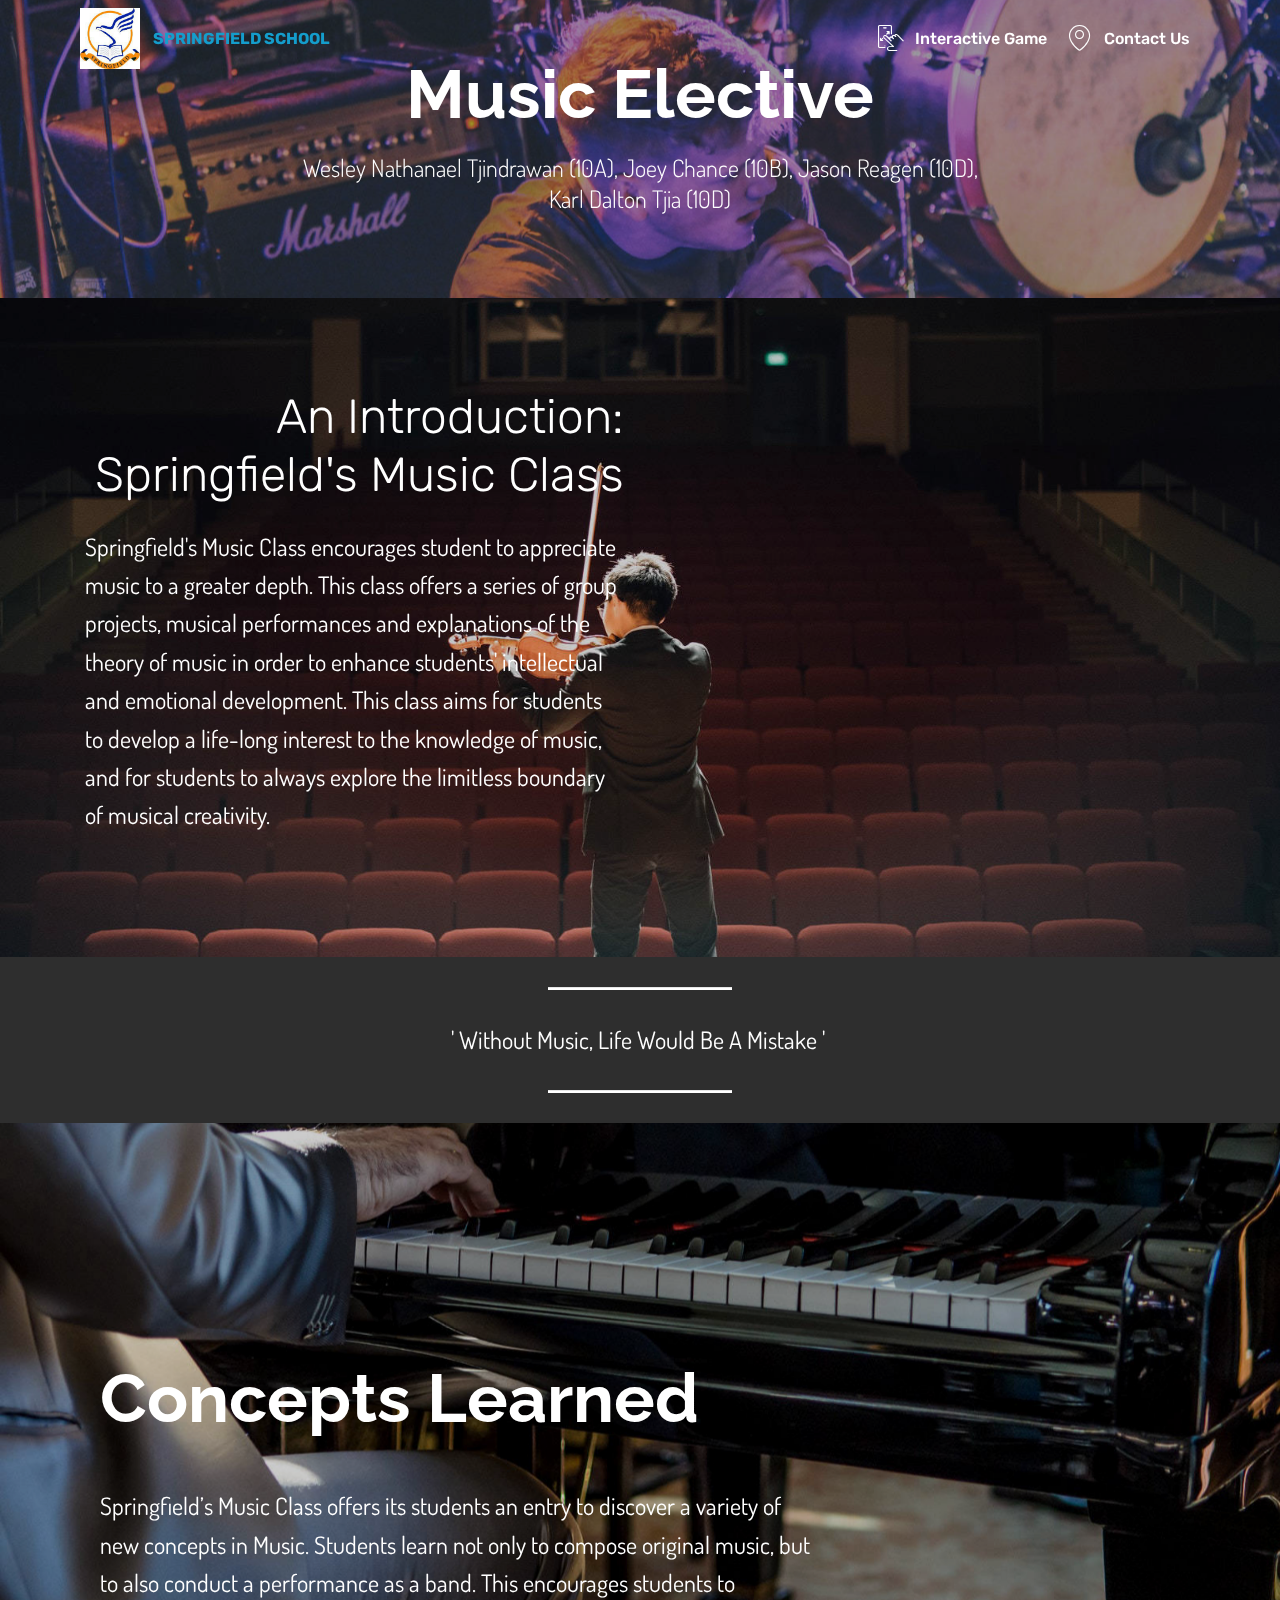
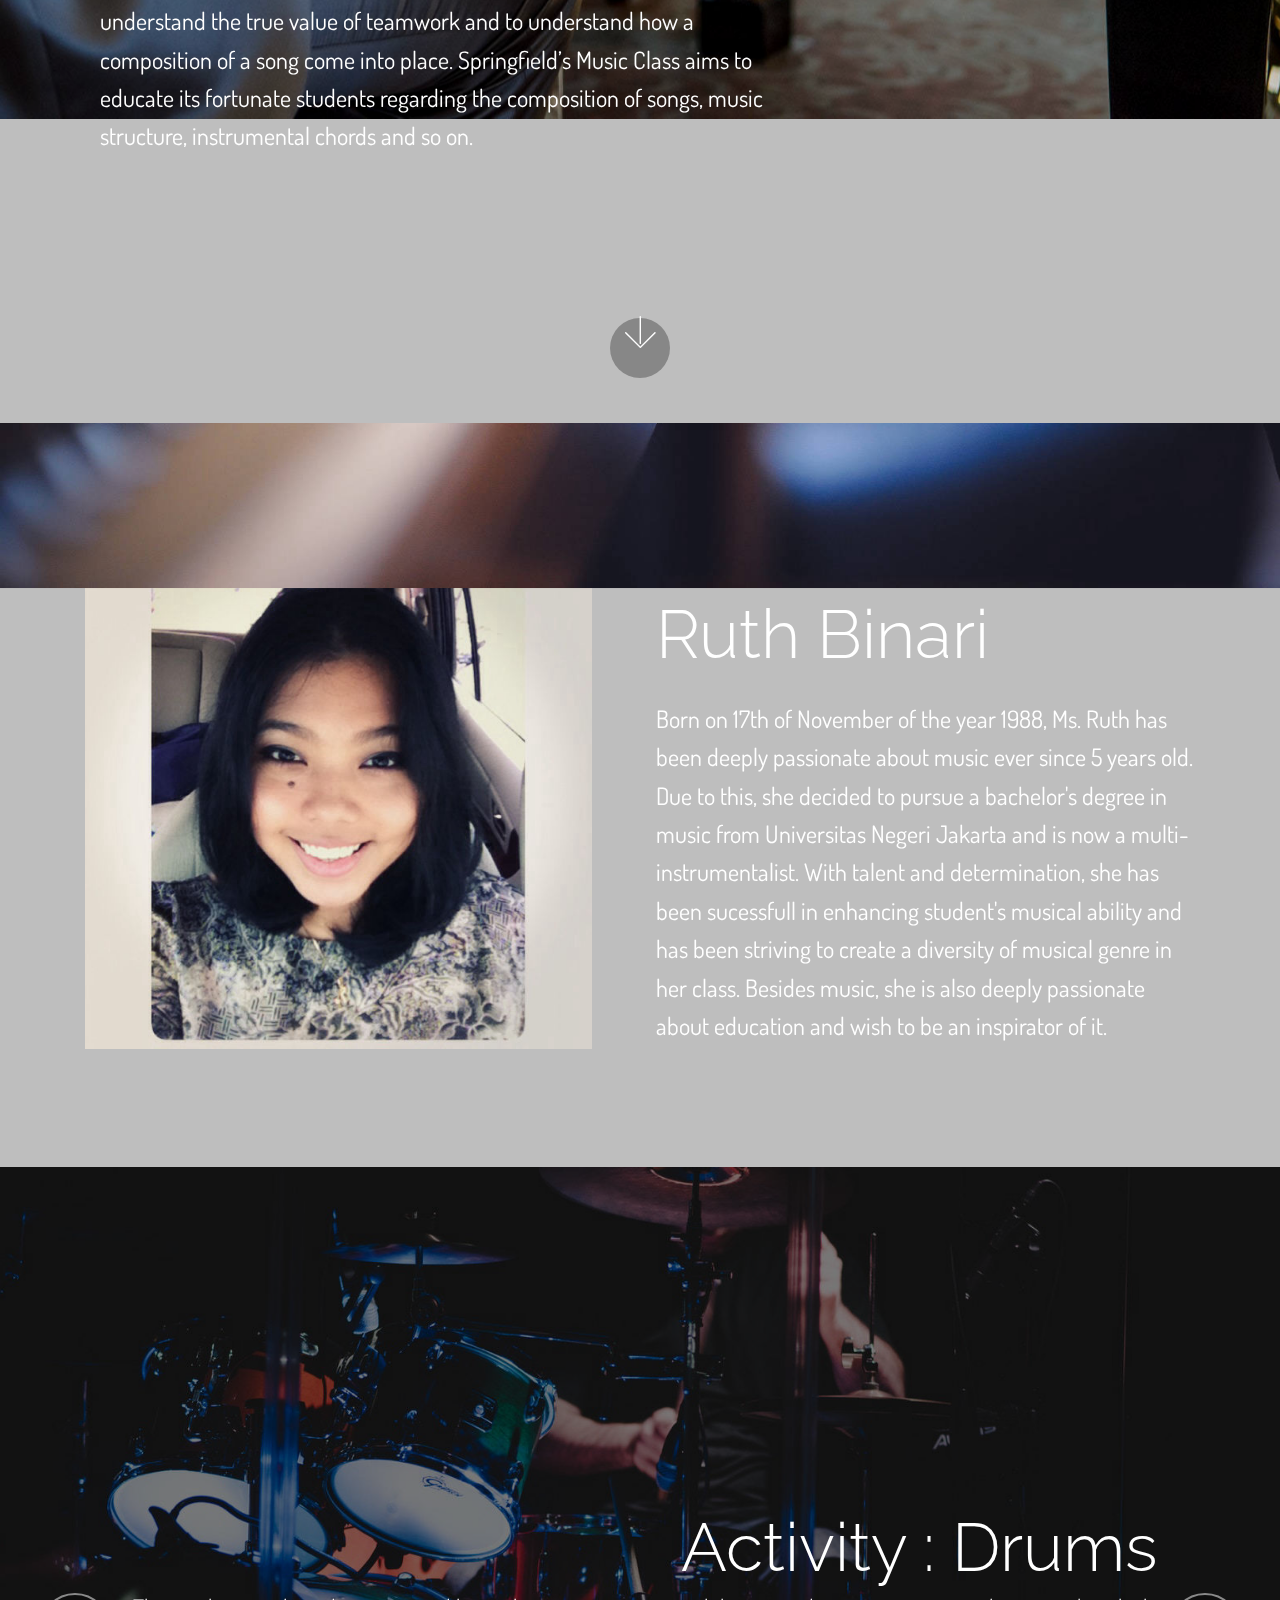
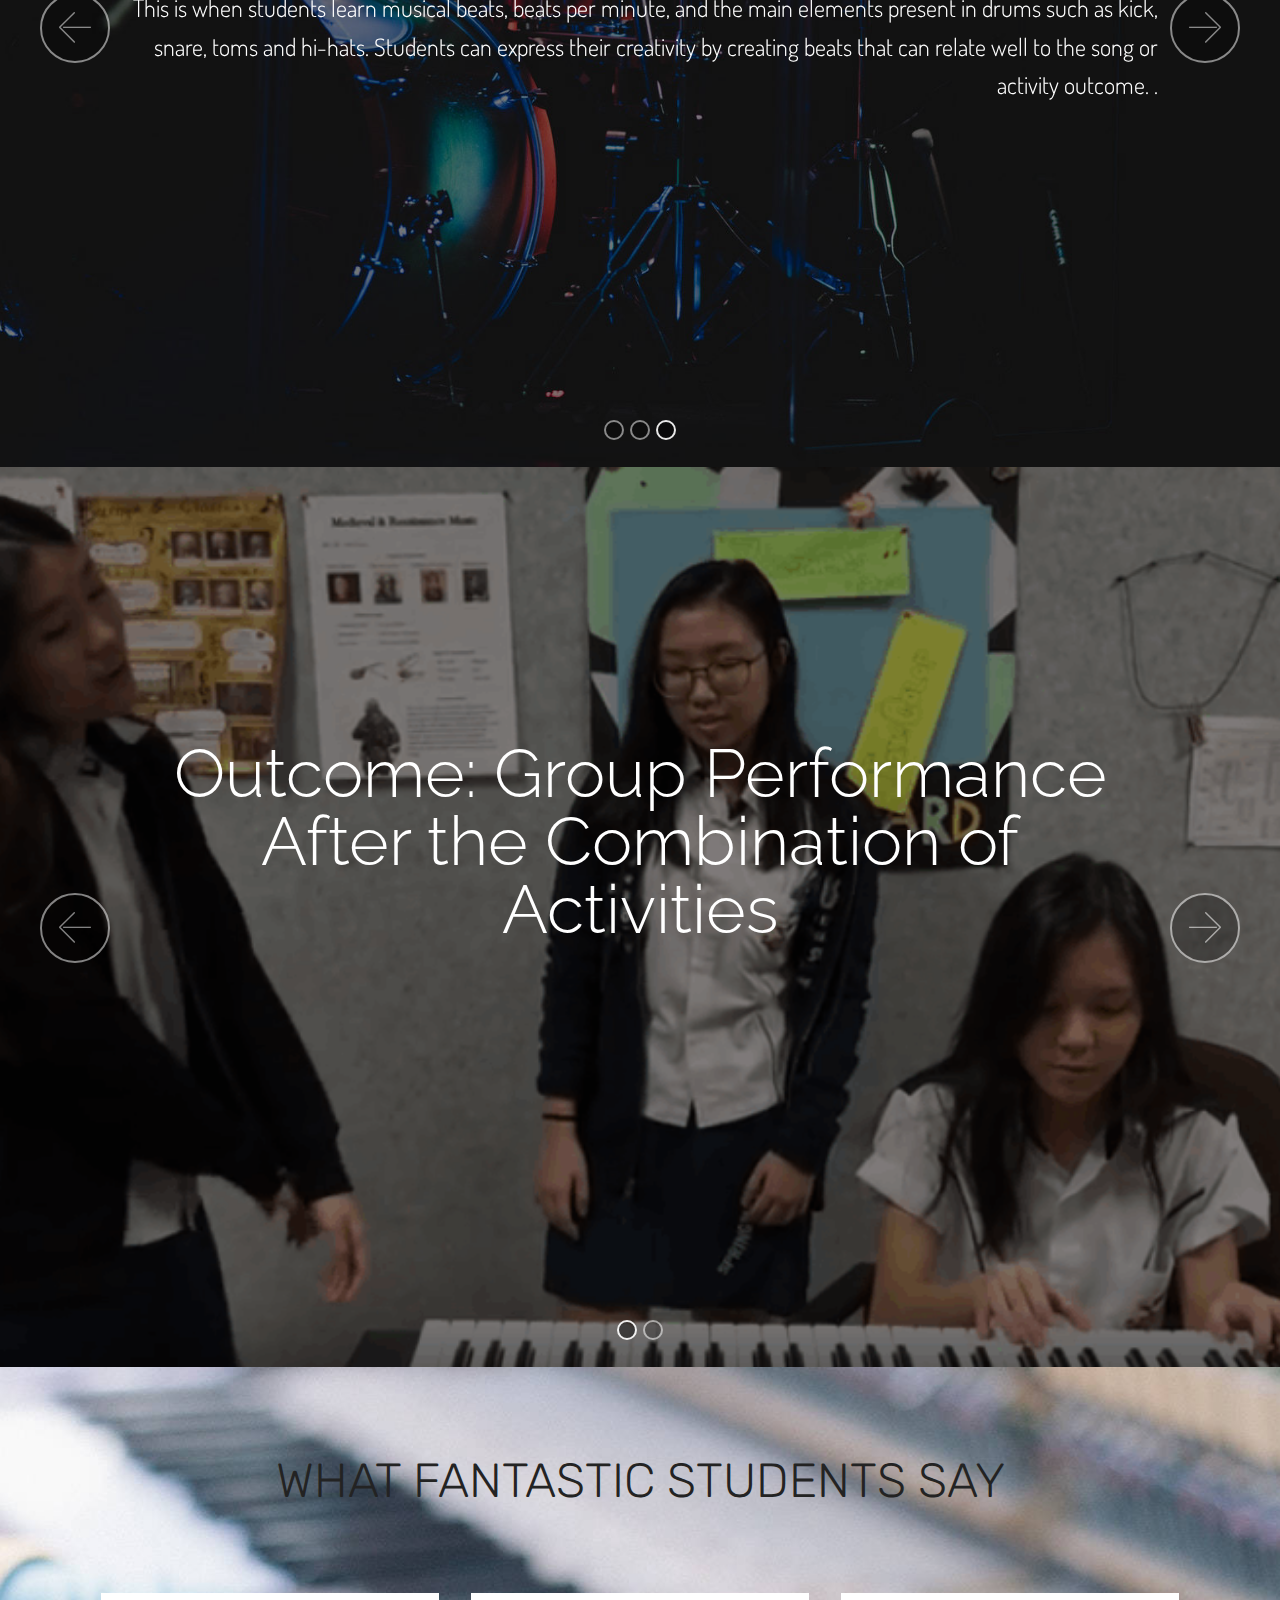
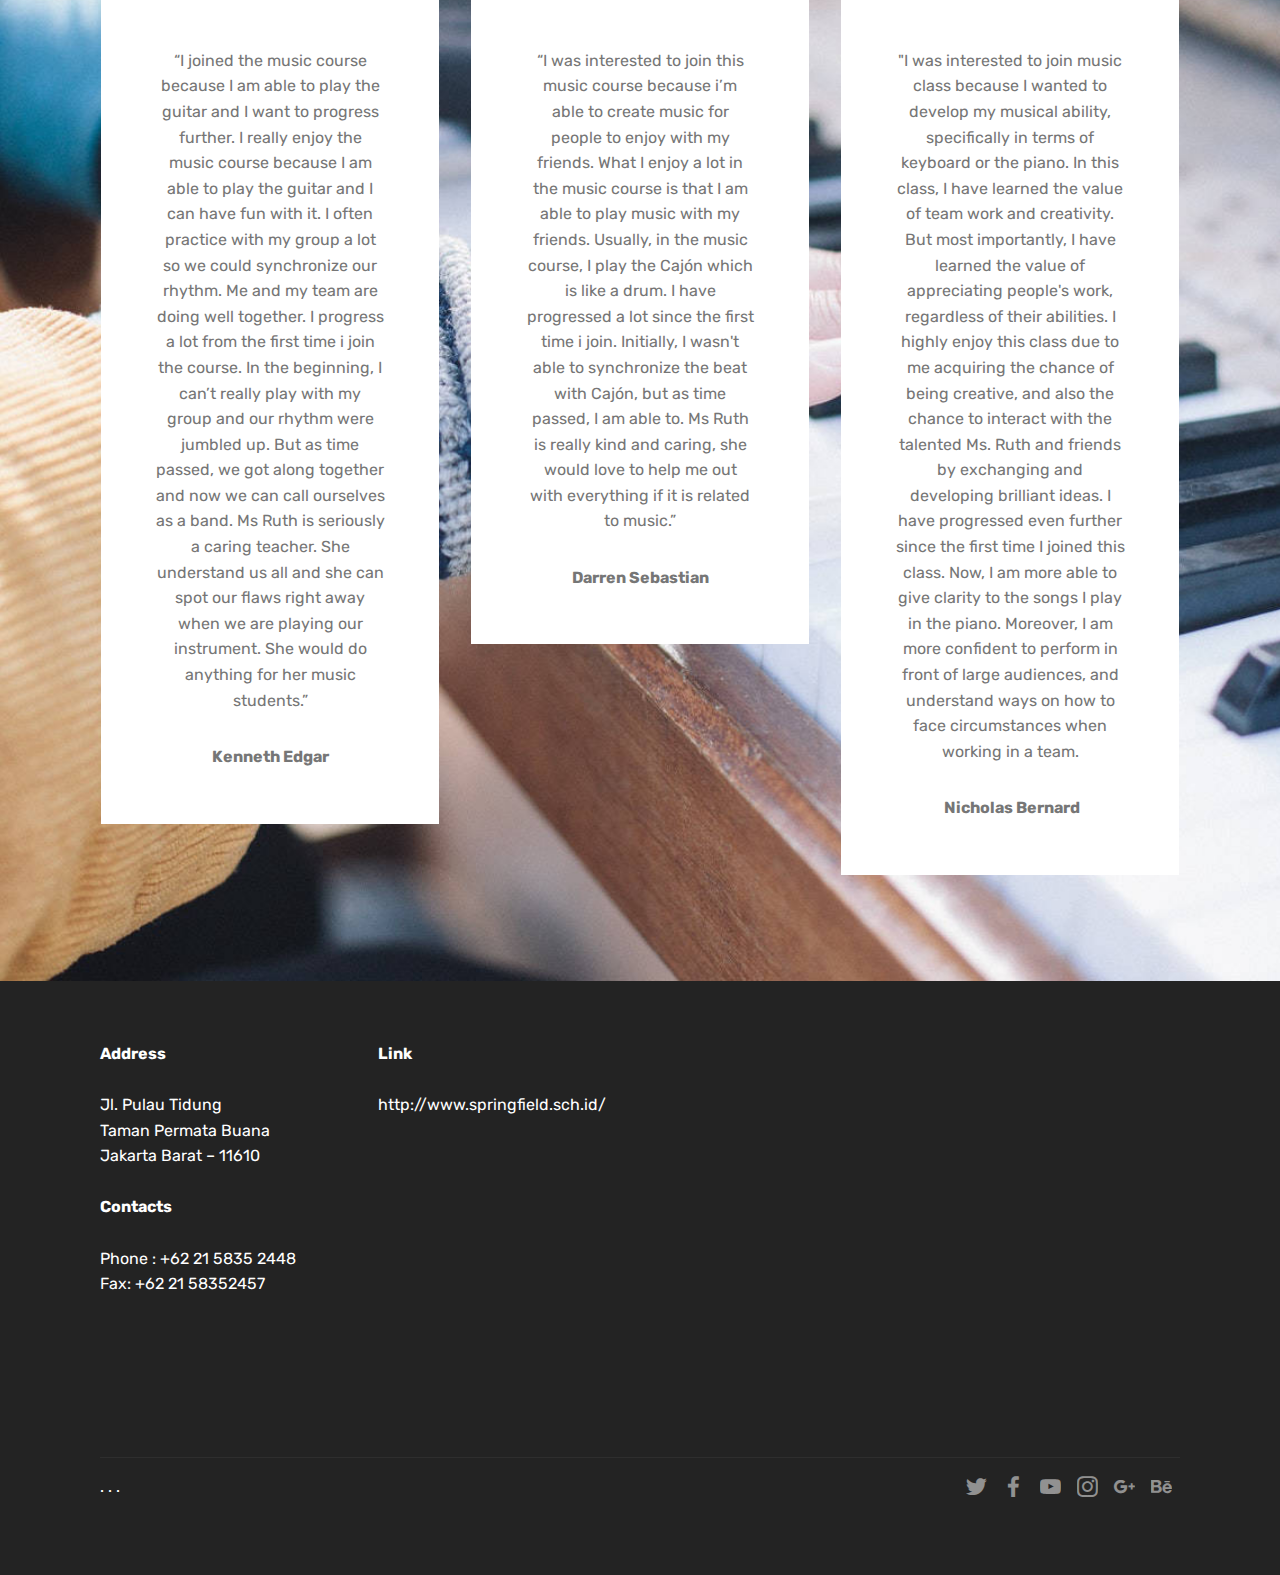
<file: index.html>
<!DOCTYPE html>
<html >
<head>
  <!-- Site made with Mobirise Website Builder v4.7.0, https://mobirise.com -->
  <meta charset="UTF-8">
  <meta http-equiv="X-UA-Compatible" content="IE=edge">
  <meta name="generator" content="Mobirise v4.7.0, mobirise.com">
  <meta name="viewport" content="width=device-width, initial-scale=1, minimum-scale=1">
  <link rel="shortcut icon" href="assets/images/springfield-200x201.jpg" type="image/x-icon">
  <meta name="description" content="">
  <title>Home</title>
  <link rel="stylesheet" href="assets/web/assets/mobirise-icons/mobirise-icons.css">
  <link rel="stylesheet" href="assets/tether/tether.min.css">
  <link rel="stylesheet" href="assets/bootstrap/css/bootstrap.min.css">
  <link rel="stylesheet" href="assets/bootstrap/css/bootstrap-grid.min.css">
  <link rel="stylesheet" href="assets/bootstrap/css/bootstrap-reboot.min.css">
  <link rel="stylesheet" href="assets/dropdown/css/style.css">
  <link rel="stylesheet" href="assets/socicon/css/styles.css">
  <link rel="stylesheet" href="assets/theme/css/style.css">
  <link rel="stylesheet" href="assets/mobirise/css/mbr-additional.css" type="text/css">
  
  
  
</head>
<body>
  <section class="menu cid-qQeNZhS4pw" once="menu" id="menu1-1c">

    

    <nav class="navbar navbar-expand beta-menu navbar-dropdown align-items-center navbar-fixed-top navbar-toggleable-sm bg-color transparent">
        <button class="navbar-toggler navbar-toggler-right" type="button" data-toggle="collapse" data-target="#navbarSupportedContent" aria-controls="navbarSupportedContent" aria-expanded="false" aria-label="Toggle navigation">
            <div class="hamburger">
                <span></span>
                <span></span>
                <span></span>
                <span></span>
            </div>
        </button>
        <div class="menu-logo">
            <div class="navbar-brand">
                <span class="navbar-logo">
                    <a href="https://mobirise.com">
                         <img src="assets/images/springfield-200x201.jpg" alt="Mobirise" title="" style="height: 3.8rem;">
                    </a>
                </span>
                <span class="navbar-caption-wrap"><a class="navbar-caption text-info display-4" href="https://mobirise.com">
                        SPRINGFIELD SCHOOL</a></span>
            </div>
        </div>
        <div class="collapse navbar-collapse" id="navbarSupportedContent">
            <ul class="navbar-nav nav-dropdown nav-right" data-app-modern-menu="true"><li class="nav-item">
                    <a class="nav-link link text-white display-4" href="https://mobirise.com">
                        </a>
                </li><li class="nav-item"><a class="nav-link link text-white display-4" href="https://www.touchdevelop.com/lqhots"><span class="mbri-touch-swipe mbr-iconfont mbr-iconfont-btn"></span>Interactive Game</a></li>
                <li class="nav-item">
                    <a class="nav-link link text-white display-4" href="index.html#footer2-n"><span class="mbri-pin mbr-iconfont mbr-iconfont-btn"></span>Contact Us</a>
                </li></ul>
            
        </div>
    </nav>
</section>

<section class="engine"><a href="https://mobirise.ws/h">make free website</a></section><section class="mbr-section content5 cid-qQen5IZnQj mbr-parallax-background" id="content5-12">

    

    <div class="mbr-overlay" style="opacity: 0.4; background-color: rgb(35, 35, 35);">
    </div>

    <div class="container">
        <div class="media-container-row">
            <div class="title col-12 col-md-8">
                <h2 class="align-center mbr-bold mbr-white pb-3 mbr-fonts-style display-1">Music Elective</h2>
                <h3 class="mbr-section-subtitle align-center mbr-light mbr-white pb-3 mbr-fonts-style display-5">Wesley Nathanael Tjindrawan (10A), Joey Chance (10B), Jason Reagen (10D), Karl Dalton Tjia (10D)</h3>
                
                
            </div>
        </div>
    </div>
</section>

<section class="header7 cid-qQ2emvEfYV mbr-parallax-background" id="header7-j">

    

    <div class="mbr-overlay" style="opacity: 0.2; background-color: rgb(0, 0, 0);">
    </div>

    <div class="container">
        <div class="media-container-row">

            <div class="media-content align-right">
                <h1 class="mbr-section-title mbr-white pb-3 mbr-fonts-style display-2">An Introduction: Springfield's Music Class</h1>
                <div class="mbr-section-text mbr-white pb-3">
                    <p class="mbr-text mbr-fonts-style display-5">Springfield's Music Class encourages student to appreciate music to a greater depth. This class offers a series of group projects, musical performances and explanations of the theory of music in order to enhance students' intellectual and emotional development. This class aims for students to develop a life-long interest to the knowledge of music, and for students to always explore the limitless boundary of musical creativity.<br></p>
                </div>
                
            </div>

            <div class="mbr-figure" style="width: 100%;"><iframe class="mbr-embedded-video" src="https://www.youtube.com/embed/r6-ZY86mBFc?rel=0&amp;amp;showinfo=0&amp;autoplay=0&amp;loop=0" width="1280" height="720" frameborder="0" allowfullscreen></iframe></div>

        </div>
    </div>
</section>

<section class="mbr-section article content10 cid-qQjtnnclRc" id="content10-1g">
    
     

    <div class="container">
        <div class="inner-container" style="width: 66%;">
            <hr class="line" style="width: 25%;">
            <div class="section-text align-center mbr-white mbr-fonts-style display-5">' Without Music, Life Would Be A Mistake '&nbsp;</div>
            <hr class="line" style="width: 25%;">
        </div>
    </div>
</section>

<section class="header9 cid-qQeVyXJE5y mbr-fullscreen mbr-parallax-background" id="header9-1d">

    

    <div class="mbr-overlay" style="opacity: 0.2; background-color: rgb(0, 0, 0);">
    </div>

    <div class="container">
        <div class="media-container-column mbr-white col-md-8">
            <h1 class="mbr-section-title align-left mbr-bold pb-3 mbr-fonts-style display-1">Concepts Learned</h1>
            <h3 class="mbr-section-subtitle align-left mbr-light pb-3 mbr-fonts-style display-2"></h3>
            <p class="mbr-text align-left pb-3 mbr-fonts-style display-5">
                Springfield’s Music Class offers its students an entry to discover a variety of new concepts in Music. Students learn not only to compose original music, but to also conduct a performance as a band. This encourages students to understand the true value of teamwork and to understand how a composition of a song come into place. Springfield’s Music Class aims to educate its fortunate students regarding the composition of songs, music structure, instrumental chords and so on.
            </p>
            
        </div>
    </div>

    <div class="mbr-arrow hidden-sm-down" aria-hidden="true">
        <a href="#next">
            <i class="mbri-down mbr-iconfont"></i>
        </a>
    </div>
</section>

<section class="header3 cid-qQ2g61AwkO mbr-parallax-background" id="header3-m">

    

    <div class="mbr-overlay" style="opacity: 0.2; background-color: rgb(0, 0, 0);">
    </div>

    <div class="container">
        <div class="media-container-row">
            <div class="mbr-figure" style="width: 100%;">
                <img src="assets/images/ruth-binari-640x640.jpg" alt="Mobirise" title="">
            </div>

            <div class="media-content">
                <h1 class="mbr-section-title mbr-white pb-3 mbr-fonts-style display-1">Teacher:<br> Ruth Binari</h1>
                
                <div class="mbr-section-text mbr-white pb-3 ">
                    <p class="mbr-text mbr-fonts-style display-5">Born on 17th of November of the year 1988, Ms. Ruth has been deeply passionate about music ever since 5 years old. Due to this, she decided to pursue a bachelor's degree in music from Universitas Negeri Jakarta and is now a multi-instrumentalist. With talent and determination, she has been sucessfull in enhancing student's musical ability and has been striving to create a diversity of musical genre in her class. Besides music, she is also deeply passionate about education and wish to be an inspirator of it.</p>
                </div>
                
            </div>
        </div>
    </div>

</section>

<section class="carousel slide cid-qQeteMi6vR" data-interval="false" id="slider1-18">

    

    <div class="full-screen"><div class="mbr-slider slide carousel" data-pause="true" data-keyboard="false" data-ride="false" data-interval="false"><ol class="carousel-indicators"><li data-app-prevent-settings="" data-target="#slider1-18" data-slide-to="0"></li><li data-app-prevent-settings="" data-target="#slider1-18" data-slide-to="1"></li><li data-app-prevent-settings="" data-target="#slider1-18" class=" active" data-slide-to="2"></li></ol><div class="carousel-inner" role="listbox"><div class="carousel-item slider-fullscreen-image" data-bg-video-slide="false" style="background-image: url(assets/images/img-4231-2000x1500.jpg);"><div class="container container-slide"><div class="image_wrapper"><div class="mbr-overlay"></div><img src="assets/images/img-4231-2000x1500.jpg"><div class="carousel-caption justify-content-center"><div class="col-10 align-center"><h2 class="mbr-fonts-style display-1">Activity : Piano</h2><p class="lead mbr-text mbr-fonts-style display-5">This is when students learn musical chords, key, notes and harmonies through pressing physical keys and apply it to songs or group outcome. Throughout this activity, students can express their creativity through the keys they pressed on the piano.</p></div></div></div></div></div><div class="carousel-item slider-fullscreen-image" data-bg-video-slide="false" style="background-image: url(assets/images/screen-shot-2018-04-23-at-9.22.34-pm-660x441.png);"><div class="container container-slide"><div class="image_wrapper"><div class="mbr-overlay"></div><img src="assets/images/screen-shot-2018-04-23-at-9.22.34-pm-660x441.png"><div class="carousel-caption justify-content-center"><div class="col-10 align-right"><h2 class="mbr-fonts-style display-1">Activity : Guitar</h2><p class="lead mbr-text mbr-fonts-style display-5">This is when students learn musical chords, keys and harmonies through picking guitar strings and apply it to songs or group activity.&nbsp;Throughout this activity, students can express their creativity through the keys they picked on the guitar.</p></div></div></div></div></div><div class="carousel-item slider-fullscreen-image active" data-bg-video-slide="false" style="background-image: url(assets/images/mbr-1619x1080.jpg);"><div class="container container-slide"><div class="image_wrapper"><div class="mbr-overlay"></div><img src="assets/images/mbr-1619x1080.jpg"><div class="carousel-caption justify-content-center"><div class="col-10 align-right"><h2 class="mbr-fonts-style display-1">Activity : Drums</h2><p class="lead mbr-text mbr-fonts-style display-5">This is when students learn musical beats, beats per minute, and the main elements present in drums such as kick, snare, toms and hi-hats. Students can express their creativity by creating beats that can relate well to the song or activity outcome.&nbsp;.</p></div></div></div></div></div></div><a data-app-prevent-settings="" class="carousel-control carousel-control-prev" role="button" data-slide="prev" href="#slider1-18"><span aria-hidden="true" class="mbri-left mbr-iconfont"></span><span class="sr-only">Previous</span></a><a data-app-prevent-settings="" class="carousel-control carousel-control-next" role="button" data-slide="next" href="#slider1-18"><span aria-hidden="true" class="mbri-right mbr-iconfont"></span><span class="sr-only">Next</span></a></div></div>

</section>

<section class="carousel slide cid-qQewuMYChs" data-interval="false" id="slider1-19">

    

    <div class="full-screen"><div class="mbr-slider slide carousel" data-pause="true" data-keyboard="false" data-ride="false" data-interval="false"><ol class="carousel-indicators"><li data-app-prevent-settings="" data-target="#slider1-19" class=" active" data-slide-to="0"></li><li data-app-prevent-settings="" data-target="#slider1-19" data-slide-to="1"></li></ol><div class="carousel-inner" role="listbox"><div class="carousel-item slider-fullscreen-image active" data-bg-video-slide="false" style="background-image: url(assets/images/screen-shot-2018-04-26-at-12.29.48-pm-824x461.png);"><div class="container container-slide"><div class="image_wrapper"><div class="mbr-overlay"></div><img src="assets/images/screen-shot-2018-04-26-at-12.29.48-pm-824x461.png"><div class="carousel-caption justify-content-center"><div class="col-10 align-center"><h2 class="mbr-fonts-style display-1">Outcome: Group Performance After the Combination of Activities<br><br><br></h2><p class="lead mbr-text mbr-fonts-style display-5"></p></div></div></div></div></div><div class="carousel-item slider-fullscreen-image" data-bg-video-slide="false" style="background-image: url(assets/images/screen-shot-2018-04-26-at-12.34.40-pm-839x458.png);"><div class="container container-slide"><div class="image_wrapper"><img src="assets/images/screen-shot-2018-04-26-at-12.34.40-pm-839x458.png"><div class="carousel-caption justify-content-center"><div class="col-10 align-center"><h2 class="mbr-fonts-style display-1">&nbsp;</h2><p class="lead mbr-text mbr-fonts-style display-5"></p></div></div></div></div></div></div><a data-app-prevent-settings="" class="carousel-control carousel-control-prev" role="button" data-slide="prev" href="#slider1-19"><span aria-hidden="true" class="mbri-left mbr-iconfont"></span><span class="sr-only">Previous</span></a><a data-app-prevent-settings="" class="carousel-control carousel-control-next" role="button" data-slide="next" href="#slider1-19"><span aria-hidden="true" class="mbri-right mbr-iconfont"></span><span class="sr-only">Next</span></a></div></div>

</section>

<section class="testimonials1 cid-qQeqvRbVTF" id="testimonials1-15">

    

    
    <div class="container">
        <div class="media-container-row">
            <div class="title col-12 align-center">
                <h2 class="pb-3 mbr-fonts-style display-2">
                    WHAT FANTASTIC STUDENTS SAY
                </h2>
                <h3 class="mbr-section-subtitle mbr-light pb-3 mbr-fonts-style display-5"></h3>
            </div>
        </div>
    </div>

    <div class="container pt-3 mt-2">
        <div class="media-container-row">
            <div class="mbr-testimonial p-3 align-center col-12 col-md-6 col-lg-4">
                <div class="panel-item p-3">
                    <div class="card-block">
                        
                        <p class="mbr-text mbr-fonts-style display-7">
                            “I joined the music course because  I am able to play the guitar and I want to progress further. I really enjoy the music course because I am able to play the guitar and I can have fun with it. I often practice with my group a lot so we could synchronize our rhythm. Me and my team are doing well together. I progress a lot from the first time i join the course. In the beginning, I can’t really play with my group and our rhythm were jumbled up. But as time passed, we got along together and now we can call ourselves as a band. Ms Ruth is seriously a caring teacher. She understand us all and she can spot our flaws right away when we are playing our instrument. She would do anything for her music students.”
                        </p>
                    </div>
                    <div class="card-footer">
                        <div class="mbr-author-name mbr-bold mbr-fonts-style display-7">Kenneth Edgar</div>
                        <small class="mbr-author-desc mbr-italic mbr-light mbr-fonts-style display-7"></small>
                    </div>
                </div>
            </div>

            <div class="mbr-testimonial p-3 align-center col-12 col-md-6 col-lg-4">
                <div class="panel-item p-3">
                    <div class="card-block">
                        
                        <p class="mbr-text mbr-fonts-style display-7">
                           “I was interested to join this music course because i’m able to create music for people to enjoy with my friends. What I enjoy a lot in the music course is that I am able to play music with my friends. Usually, in the music course, I play the Cajón which is like a drum. I have progressed a lot since the first time i join. Initially,  I wasn't able to synchronize the beat with Cajón, but as time passed, I am able to. Ms Ruth is really kind and caring, she would love to help me out with everything if it is related to music.”
                        </p>
                    </div>
                    <div class="card-footer">
                        <div class="mbr-author-name mbr-bold mbr-fonts-style display-7">
                             Darren Sebastian</div>
                        <small class="mbr-author-desc mbr-italic mbr-light mbr-fonts-style display-7"></small>
                    </div>
                </div>
            </div>

            <div class="mbr-testimonial p-3 align-center col-12 col-md-6 col-lg-4">
                <div class="panel-item p-3">
                    <div class="card-block">
                        
                        <p class="mbr-text mbr-fonts-style display-7">
                           "I was interested to join music class because I wanted to develop my musical ability, specifically in terms of keyboard or the piano. In this class, I have learned the value of team work and creativity. But most importantly, I have learned the value of appreciating people's work, regardless of their abilities. I highly enjoy this class due to me acquiring the chance of being creative, and also the chance to interact with the talented Ms. Ruth and friends by exchanging and developing brilliant ideas. I have progressed even further since the first time I joined this class. Now, I am more able to give clarity to the songs I play in the piano. Moreover, I am more confident to perform in front of large audiences, and understand ways on how to face circumstances when working in a team.
                        </p>
                    </div>
                    <div class="card-footer">
                        <div class="mbr-author-name mbr-bold mbr-fonts-style display-7">&nbsp;Nicholas Bernard</div>
                        <small class="mbr-author-desc mbr-italic mbr-light mbr-fonts-style display-7"></small>
                    </div>
                </div>
            </div>

            

            

            
        </div>
    </div>   
</section>

<section class="cid-qQ2gL0QFz1" id="footer2-n">

    

    

    <div class="container">
        <div class="media-container-row content mbr-white">
            <div class="col-12 col-md-3 mbr-fonts-style display-7">
                <p class="mbr-text">
                    <strong>Address</strong>
                    <br>
                    <br>Jl. Pulau Tidung<br>Taman Permata Buana<br>Jakarta Barat – 11610<br>
                    <br><strong>Contacts</strong><br>
                    <br>Phone : +62 21 5835 2448<br>Fax: +62 21 58352457<br></p>
            </div>
            <div class="col-12 col-md-3 mbr-fonts-style display-7">
                <p class="mbr-text">
                    <strong>Link</strong><br><br>http://www.springfield.sch.id/<br><br></p>
            </div>
            <div class="col-12 col-md-6">
                <div class="google-map"><iframe frameborder="0" style="border:0" src="https://www.google.com/maps/embed/v1/place?key=AIzaSyA0Dx_boXQiwvdz8sJHoYeZNVTdoWONYkU&amp;q=place_id:ChIJQQ_Zy5f3aS4RY_9ETp7VRW4" allowfullscreen=""></iframe></div>
            </div>
        </div>
        <div class="footer-lower">
            <div class="media-container-row">
                <div class="col-sm-12">
                    <hr>
                </div>
            </div>
            <div class="media-container-row mbr-white">
                <div class="col-sm-6 copyright">
                    <p class="mbr-text mbr-fonts-style display-7">. . .&nbsp;</p>
                </div>
                <div class="col-md-6">
                    <div class="social-list align-right">
                        <div class="soc-item">
                            <a href="https://twitter.com/mobirise" target="_blank">
                                <span class="socicon-twitter socicon mbr-iconfont mbr-iconfont-social"></span>
                            </a>
                        </div>
                        <div class="soc-item">
                            <a href="https://www.facebook.com/pages/Mobirise/1616226671953247" target="_blank">
                                <span class="socicon-facebook socicon mbr-iconfont mbr-iconfont-social"></span>
                            </a>
                        </div>
                        <div class="soc-item">
                            <a href="https://www.youtube.com/c/mobirise" target="_blank">
                                <span class="socicon-youtube socicon mbr-iconfont mbr-iconfont-social"></span>
                            </a>
                        </div>
                        <div class="soc-item">
                            <a href="https://instagram.com/mobirise" target="_blank">
                                <span class="socicon-instagram socicon mbr-iconfont mbr-iconfont-social"></span>
                            </a>
                        </div>
                        <div class="soc-item">
                            <a href="https://plus.google.com/u/0/+Mobirise" target="_blank">
                                <span class="socicon-googleplus socicon mbr-iconfont mbr-iconfont-social"></span>
                            </a>
                        </div>
                        <div class="soc-item">
                            <a href="https://www.behance.net/Mobirise" target="_blank">
                                <span class="socicon-behance socicon mbr-iconfont mbr-iconfont-social"></span>
                            </a>
                        </div>
                    </div>
                </div>
            </div>
        </div>
    </div>
</section>


  <script src="assets/web/assets/jquery/jquery.min.js"></script>
  <script src="assets/popper/popper.min.js"></script>
  <script src="assets/tether/tether.min.js"></script>
  <script src="assets/bootstrap/js/bootstrap.min.js"></script>
  <script src="assets/smoothscroll/smooth-scroll.js"></script>
  <script src="assets/dropdown/js/script.min.js"></script>
  <script src="assets/parallax/jarallax.min.js"></script>
  <script src="assets/ytplayer/jquery.mb.ytplayer.min.js"></script>
  <script src="assets/vimeoplayer/jquery.mb.vimeo_player.js"></script>
  <script src="assets/bootstrapcarouselswipe/bootstrap-carousel-swipe.js"></script>
  <script src="assets/touchswipe/jquery.touch-swipe.min.js"></script>
  <script src="assets/theme/js/script.js"></script>
  <script src="assets/slidervideo/script.js"></script>
  
  
</body>
</html>
</file>
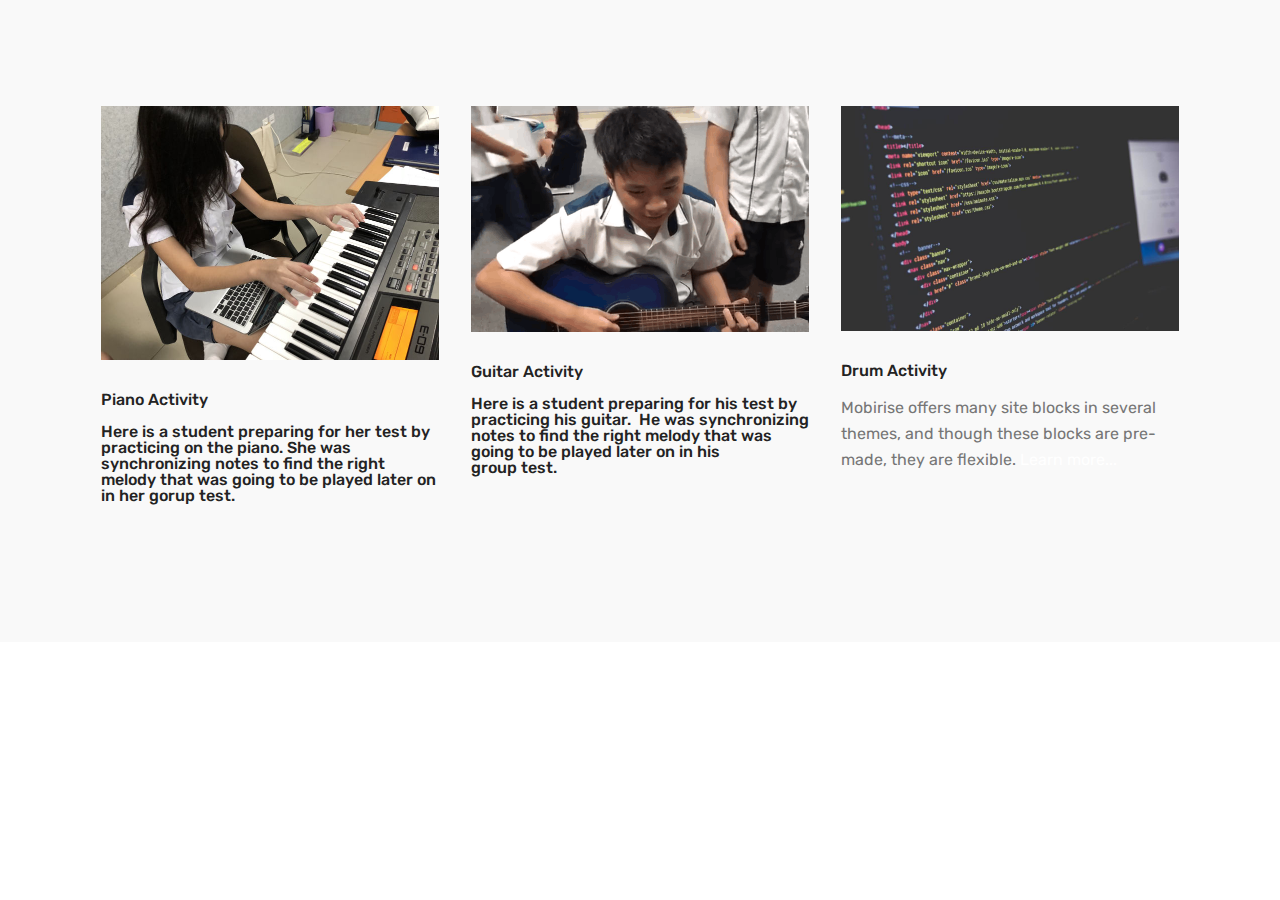
<file: page1.html>
<!DOCTYPE html>
<html >
<head>
  <!-- Site made with Mobirise Website Builder v4.7.0, https://mobirise.com -->
  <meta charset="UTF-8">
  <meta http-equiv="X-UA-Compatible" content="IE=edge">
  <meta name="generator" content="Mobirise v4.7.0, mobirise.com">
  <meta name="viewport" content="width=device-width, initial-scale=1, minimum-scale=1">
  <link rel="shortcut icon" href="assets/images/springfield-200x201.jpg" type="image/x-icon">
  <meta name="description" content="Web Builder Description">
  <title>Page 1</title>
  <link rel="stylesheet" href="assets/tether/tether.min.css">
  <link rel="stylesheet" href="assets/bootstrap/css/bootstrap.min.css">
  <link rel="stylesheet" href="assets/bootstrap/css/bootstrap-grid.min.css">
  <link rel="stylesheet" href="assets/bootstrap/css/bootstrap-reboot.min.css">
  <link rel="stylesheet" href="assets/theme/css/style.css">
  <link rel="stylesheet" href="assets/mobirise/css/mbr-additional.css" type="text/css">
  
  
  
</head>
<body>
  <section class="features2 cid-qQ2pQaZCaB" id="features2-y">

    

    
    
    <div class="container">
        <div class="media-container-row">
            <div class="card p-3 col-12 col-md-6 col-lg-4">
                <div class="card-wrapper">
                    <div class="card-img">
                        <img src="assets/images/img-4231-676x507.jpg" alt="Mobirise" title="">
                    </div>
                    <div class="card-box">
                        <h4 class="card-title pb-3 mbr-fonts-style display-7">Piano Activity<br><br>Here is a student preparing for her test by practicing on the piano. She was synchronizing notes to find the right melody that was going to be played later on in her gorup test.<br></h4>
                        <p class="mbr-text mbr-fonts-style display-7"></p>
                    </div>
                </div>
            </div>

            <div class="card p-3 col-12 col-md-6 col-lg-4">
                <div class="card-wrapper">
                    <div class="card-img">
                        <img src="assets/images/screen-shot-2018-04-23-at-9.22.34-pm-660x441.png" alt="Mobirise" title="">
                    </div>
                    <div class="card-box ">
                        <h4 class="card-title pb-3 mbr-fonts-style display-7"><p>
                            Guitar Activity<br><br>Here is a student preparing for his test by practicing his guitar. &nbsp;He was synchronizing notes to find the right melody that was going to be played later on in his group&nbsp;test.</p></h4>
                        <p class="mbr-text mbr-fonts-style display-7"></p>
                    </div>
                </div>
            </div>

            <div class="card p-3 col-12 col-md-6 col-lg-4">
                <div class="card-wrapper">
                    <div class="card-img">
                        <img src="assets/images/03.jpg" alt="Mobirise">
                    </div>
                    <div class="card-box">
                        <h4 class="card-title pb-3 mbr-fonts-style display-7">
                            Drum Activity</h4>
                        <p class="mbr-text mbr-fonts-style display-7">
                            Mobirise offers many site blocks in several themes, and though these blocks are pre-made, they are flexible. <a href="http://mobirise.com">Learn more...</a>
                        </p>
                    </div>
                </div>
            </div>

            
        </div>
    </div>
</section>


  <section class="engine"><a href="https://mobirise.ws/c">best website maker</a></section><script src="assets/web/assets/jquery/jquery.min.js"></script>
  <script src="assets/popper/popper.min.js"></script>
  <script src="assets/tether/tether.min.js"></script>
  <script src="assets/bootstrap/js/bootstrap.min.js"></script>
  <script src="assets/smoothscroll/smooth-scroll.js"></script>
  <script src="assets/theme/js/script.js"></script>
  
  
</body>
</html>
</file>
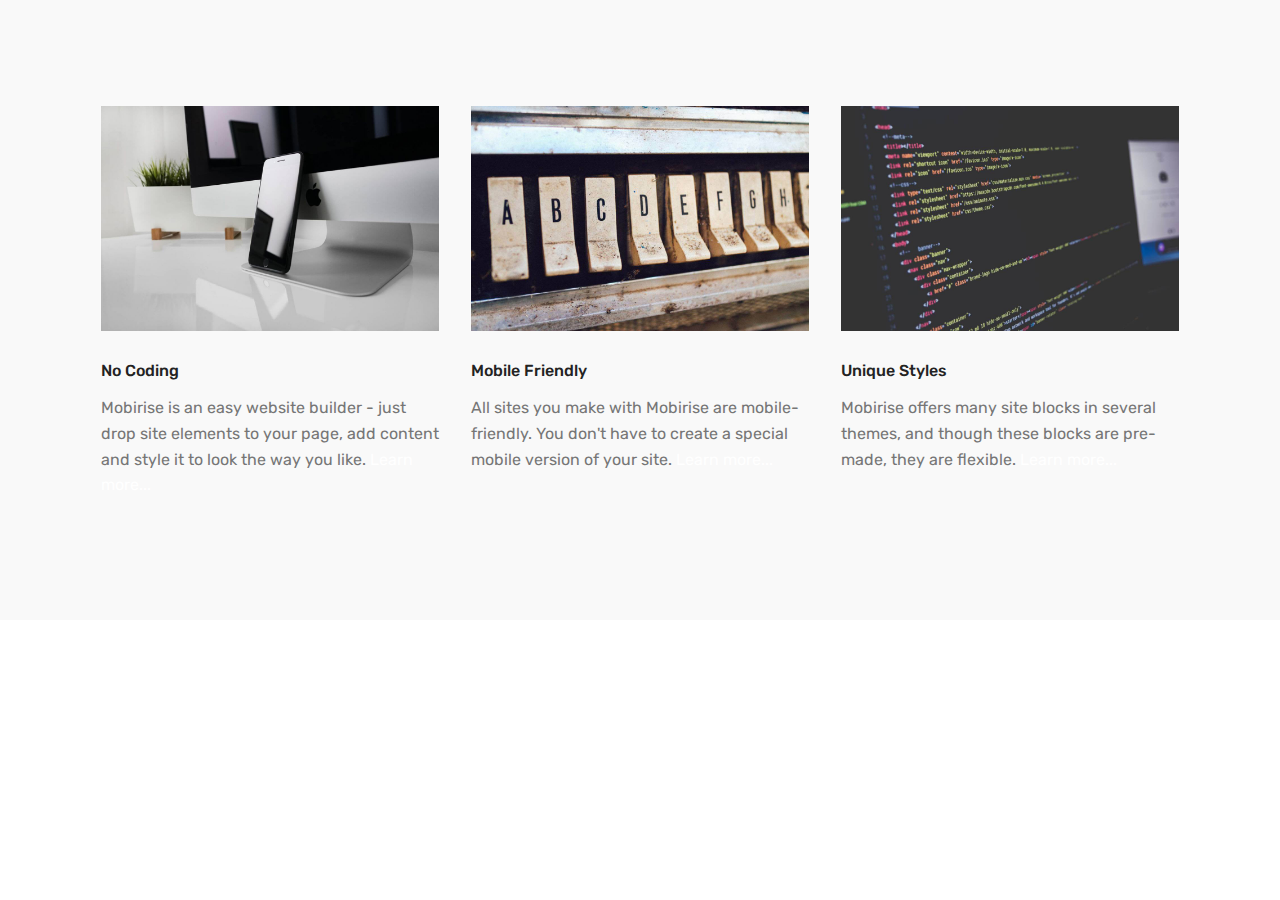
<file: page2.html>
<!DOCTYPE html>
<html >
<head>
  <!-- Site made with Mobirise Website Builder v4.7.0, https://mobirise.com -->
  <meta charset="UTF-8">
  <meta http-equiv="X-UA-Compatible" content="IE=edge">
  <meta name="generator" content="Mobirise v4.7.0, mobirise.com">
  <meta name="viewport" content="width=device-width, initial-scale=1, minimum-scale=1">
  <link rel="shortcut icon" href="assets/images/springfield-200x201.jpg" type="image/x-icon">
  <meta name="description" content="Website Builder Description">
  <title>Page 2</title>
  <link rel="stylesheet" href="assets/tether/tether.min.css">
  <link rel="stylesheet" href="assets/bootstrap/css/bootstrap.min.css">
  <link rel="stylesheet" href="assets/bootstrap/css/bootstrap-grid.min.css">
  <link rel="stylesheet" href="assets/bootstrap/css/bootstrap-reboot.min.css">
  <link rel="stylesheet" href="assets/theme/css/style.css">
  <link rel="stylesheet" href="assets/mobirise/css/mbr-additional.css" type="text/css">
  
  
  
</head>
<body>
  <section class="features2 cid-qQdeHbZkg3" id="features2-11">

    

    
    
    <div class="container">
        <div class="media-container-row">
            <div class="card p-3 col-12 col-md-6 col-lg-4">
                <div class="card-wrapper">
                    <div class="card-img">
                        <img src="assets/images/01.jpg" alt="Mobirise">
                    </div>
                    <div class="card-box">
                        <h4 class="card-title pb-3 mbr-fonts-style display-7">
                            No Coding
                        </h4>
                        <p class="mbr-text mbr-fonts-style display-7">
                            Mobirise is an easy website builder - just drop site elements to your page, add content and style it to look the way you like. <a href="http://mobirise.com">Learn more...</a>
                        </p>
                    </div>
                </div>
            </div>

            <div class="card p-3 col-12 col-md-6 col-lg-4">
                <div class="card-wrapper">
                    <div class="card-img">
                        <img src="assets/images/02.jpg" alt="Mobirise">
                    </div>
                    <div class="card-box ">
                        <h4 class="card-title pb-3 mbr-fonts-style display-7">
                            Mobile Friendly
                        </h4>
                        <p class="mbr-text mbr-fonts-style display-7">
                            All sites you make with Mobirise are mobile-friendly. You don't have to create a special mobile version of your site. <a href="http://mobirise.com">Learn more...</a>
                        </p>
                    </div>
                </div>
            </div>

            <div class="card p-3 col-12 col-md-6 col-lg-4">
                <div class="card-wrapper">
                    <div class="card-img">
                        <img src="assets/images/03.jpg" alt="Mobirise">
                    </div>
                    <div class="card-box">
                        <h4 class="card-title pb-3 mbr-fonts-style display-7">
                            Unique Styles
                        </h4>
                        <p class="mbr-text mbr-fonts-style display-7">
                            Mobirise offers many site blocks in several themes, and though these blocks are pre-made, they are flexible. <a href="http://mobirise.com">Learn more...</a>
                        </p>
                    </div>
                </div>
            </div>

            
        </div>
    </div>
</section>


  <section class="engine"><a href="https://mobirise.ws">Mobirise</a></section><script src="assets/web/assets/jquery/jquery.min.js"></script>
  <script src="assets/popper/popper.min.js"></script>
  <script src="assets/tether/tether.min.js"></script>
  <script src="assets/bootstrap/js/bootstrap.min.js"></script>
  <script src="assets/smoothscroll/smooth-scroll.js"></script>
  <script src="assets/theme/js/script.js"></script>
  
  
</body>
</html>
</file>
<file: assets/web/assets/mobirise-icons/mobirise-icons.css>
@font-face {
  font-family: 'MobiriseIcons';
  src:  url('mobirise-icons.eot?spat4u');
  src:  url('mobirise-icons.eot?spat4u#iefix') format('embedded-opentype'),
    url('mobirise-icons.ttf?spat4u') format('truetype'),
    url('mobirise-icons.woff?spat4u') format('woff'),
    url('mobirise-icons.svg?spat4u#MobiriseIcons') format('svg');
  font-weight: normal;
  font-style: normal;
}

[class^="mbri-"], [class*=" mbri-"] {
  /* use !important to prevent issues with browser extensions that change fonts */
  font-family: MobiriseIcons !important;
  speak: none;
  font-style: normal;
  font-weight: normal;
  font-variant: normal;
  text-transform: none;
  line-height: 1;

  /* Better Font Rendering =========== */
  -webkit-font-smoothing: antialiased;
  -moz-osx-font-smoothing: grayscale;
}

.mbri-add-submenu:before {
  content: "\e900";
}
.mbri-alert:before {
  content: "\e901";
}
.mbri-align-center:before {
  content: "\e902";
}
.mbri-align-justify:before {
  content: "\e903";
}
.mbri-align-left:before {
  content: "\e904";
}
.mbri-align-right:before {
  content: "\e905";
}
.mbri-android:before {
  content: "\e906";
}
.mbri-apple:before {
  content: "\e907";
}
.mbri-arrow-down:before {
  content: "\e908";
}
.mbri-arrow-next:before {
  content: "\e909";
}
.mbri-arrow-prev:before {
  content: "\e90a";
}
.mbri-arrow-up:before {
  content: "\e90b";
}
.mbri-bold:before {
  content: "\e90c";
}
.mbri-bookmark:before {
  content: "\e90d";
}
.mbri-bootstrap:before {
  content: "\e90e";
}
.mbri-briefcase:before {
  content: "\e90f";
}
.mbri-browse:before {
  content: "\e910";
}
.mbri-bulleted-list:before {
  content: "\e911";
}
.mbri-calendar:before {
  content: "\e912";
}
.mbri-camera:before {
  content: "\e913";
}
.mbri-cart-add:before {
  content: "\e914";
}
.mbri-cart-full:before {
  content: "\e915";
}
.mbri-cash:before {
  content: "\e916";
}
.mbri-change-style:before {
  content: "\e917";
}
.mbri-chat:before {
  content: "\e918";
}
.mbri-clock:before {
  content: "\e919";
}
.mbri-close:before {
  content: "\e91a";
}
.mbri-cloud:before {
  content: "\e91b";
}
.mbri-code:before {
  content: "\e91c";
}
.mbri-contact-form:before {
  content: "\e91d";
}
.mbri-credit-card:before {
  content: "\e91e";
}
.mbri-cursor-click:before {
  content: "\e91f";
}
.mbri-cust-feedback:before {
  content: "\e920";
}
.mbri-database:before {
  content: "\e921";
}
.mbri-delivery:before {
  content: "\e922";
}
.mbri-desktop:before {
  content: "\e923";
}
.mbri-devices:before {
  content: "\e924";
}
.mbri-down:before {
  content: "\e925";
}
.mbri-download:before {
  content: "\e989";
}
.mbri-drag-n-drop:before {
  content: "\e927";
}
.mbri-drag-n-drop2:before {
  content: "\e928";
}
.mbri-edit:before {
  content: "\e929";
}
.mbri-edit2:before {
  content: "\e92a";
}
.mbri-error:before {
  content: "\e92b";
}
.mbri-extension:before {
  content: "\e92c";
}
.mbri-features:before {
  content: "\e92d";
}
.mbri-file:before {
  content: "\e92e";
}
.mbri-flag:before {
  content: "\e92f";
}
.mbri-folder:before {
  content: "\e930";
}
.mbri-gift:before {
  content: "\e931";
}
.mbri-github:before {
  content: "\e932";
}
.mbri-globe:before {
  content: "\e933";
}
.mbri-globe-2:before {
  content: "\e934";
}
.mbri-growing-chart:before {
  content: "\e935";
}
.mbri-hearth:before {
  content: "\e936";
}
.mbri-help:before {
  content: "\e937";
}
.mbri-home:before {
  content: "\e938";
}
.mbri-hot-cup:before {
  content: "\e939";
}
.mbri-idea:before {
  content: "\e93a";
}
.mbri-image-gallery:before {
  content: "\e93b";
}
.mbri-image-slider:before {
  content: "\e93c";
}
.mbri-info:before {
  content: "\e93d";
}
.mbri-italic:before {
  content: "\e93e";
}
.mbri-key:before {
  content: "\e93f";
}
.mbri-laptop:before {
  content: "\e940";
}
.mbri-layers:before {
  content: "\e941";
}
.mbri-left-right:before {
  content: "\e942";
}
.mbri-left:before {
  content: "\e943";
}
.mbri-letter:before {
  content: "\e944";
}
.mbri-like:before {
  content: "\e945";
}
.mbri-link:before {
  content: "\e946";
}
.mbri-lock:before {
  content: "\e947";
}
.mbri-login:before {
  content: "\e948";
}
.mbri-logout:before {
  content: "\e949";
}
.mbri-magic-stick:before {
  content: "\e94a";
}
.mbri-map-pin:before {
  content: "\e94b";
}
.mbri-menu:before {
  content: "\e94c";
}
.mbri-mobile:before {
  content: "\e94d";
}
.mbri-mobile2:before {
  content: "\e94e";
}
.mbri-mobirise:before {
  content: "\e94f";
}
.mbri-more-horizontal:before {
  content: "\e950";
}
.mbri-more-vertical:before {
  content: "\e951";
}
.mbri-music:before {
  content: "\e952";
}
.mbri-new-file:before {
  content: "\e953";
}
.mbri-numbered-list:before {
  content: "\e954";
}
.mbri-opened-folder:before {
  content: "\e955";
}
.mbri-pages:before {
  content: "\e956";
}
.mbri-paper-plane:before {
  content: "\e957";
}
.mbri-paperclip:before {
  content: "\e958";
}
.mbri-photo:before {
  content: "\e959";
}
.mbri-photos:before {
  content: "\e95a";
}
.mbri-pin:before {
  content: "\e95b";
}
.mbri-play:before {
  content: "\e95c";
}
.mbri-plus:before {
  content: "\e95d";
}
.mbri-preview:before {
  content: "\e95e";
}
.mbri-print:before {
  content: "\e95f";
}
.mbri-protect:before {
  content: "\e960";
}
.mbri-question:before {
  content: "\e961";
}
.mbri-quote-left:before {
  content: "\e962";
}
.mbri-quote-right:before {
  content: "\e963";
}
.mbri-refresh:before {
  content: "\e964";
}
.mbri-responsive:before {
  content: "\e965";
}
.mbri-right:before {
  content: "\e966";
}
.mbri-rocket:before {
  content: "\e967";
}
.mbri-sad-face:before {
  content: "\e968";
}
.mbri-sale:before {
  content: "\e969";
}
.mbri-save:before {
  content: "\e96a";
}
.mbri-search:before {
  content: "\e96b";
}
.mbri-setting:before {
  content: "\e96c";
}
.mbri-setting2:before {
  content: "\e96d";
}
.mbri-setting3:before {
  content: "\e96e";
}
.mbri-share:before {
  content: "\e96f";
}
.mbri-shopping-bag:before {
  content: "\e970";
}
.mbri-shopping-basket:before {
  content: "\e971";
}
.mbri-shopping-cart:before {
  content: "\e972";
}
.mbri-sites:before {
  content: "\e973";
}
.mbri-smile-face:before {
  content: "\e974";
}
.mbri-speed:before {
  content: "\e975";
}
.mbri-star:before {
  content: "\e976";
}
.mbri-success:before {
  content: "\e977";
}
.mbri-sun:before {
  content: "\e978";
}
.mbri-sun2:before {
  content: "\e979";
}
.mbri-tablet:before {
  content: "\e97a";
}
.mbri-tablet-vertical:before {
  content: "\e97b";
}
.mbri-target:before {
  content: "\e97c";
}
.mbri-timer:before {
  content: "\e97d";
}
.mbri-to-ftp:before {
  content: "\e97e";
}
.mbri-to-local-drive:before {
  content: "\e97f";
}
.mbri-touch-swipe:before {
  content: "\e980";
}
.mbri-touch:before {
  content: "\e981";
}
.mbri-trash:before {
  content: "\e982";
}
.mbri-underline:before {
  content: "\e983";
}
.mbri-unlink:before {
  content: "\e984";
}
.mbri-unlock:before {
  content: "\e985";
}
.mbri-up-down:before {
  content: "\e986";
}
.mbri-up:before {
  content: "\e987";
}
.mbri-update:before {
  content: "\e988";
}
.mbri-upload:before {
 content: "\e926"; 
}
.mbri-user:before {
  content: "\e98a";
}
.mbri-user2:before {
  content: "\e98b";
}
.mbri-users:before {
  content: "\e98c";
}
.mbri-video:before {
  content: "\e98d";
}
.mbri-video-play:before {
  content: "\e98e";
}
.mbri-watch:before {
  content: "\e98f";
}
.mbri-website-theme:before {
  content: "\e990";
}
.mbri-wifi:before {
  content: "\e991";
}
.mbri-windows:before {
  content: "\e992";
}
.mbri-zoom-out:before {
  content: "\e993";
}
.mbri-redo:before {
  content: "\e994";
}
.mbri-undo:before {
  content: "\e995";
}
</file>
<file: assets/dropdown/css/style.css>
.navbar-dropdown {
  left: 0;
  padding: 0;
  position: absolute;
  right: 0;
  top: 0;
  transition: all 0.45s ease;
  z-index: 1030;
  background: #282828; }
  .navbar-dropdown .navbar-logo {
    margin-right: 0.8rem;
    transition: margin 0.3s ease-in-out;
    vertical-align: middle; }
    .navbar-dropdown .navbar-logo img {
      height: 3.125rem;
      transition: all 0.3s ease-in-out; }
    .navbar-dropdown .navbar-logo.mbr-iconfont {
      font-size: 3.125rem;
      line-height: 3.125rem; }
  .navbar-dropdown .navbar-caption {
    font-weight: 700;
    white-space: normal;
    vertical-align: -4px;
    line-height: 3.125rem !important; }
    .navbar-dropdown .navbar-caption, .navbar-dropdown .navbar-caption:hover {
      color: inherit;
      text-decoration: none; }
  .navbar-dropdown .mbr-iconfont + .navbar-caption {
    vertical-align: -1px; }
  .navbar-dropdown.navbar-fixed-top {
    position: fixed; }
  .navbar-dropdown .navbar-brand span {
    vertical-align: -4px; }
  .navbar-dropdown.bg-color.transparent {
    background: none; }
  .navbar-dropdown.navbar-short .navbar-brand {
    padding: 0.625rem 0; }
    .navbar-dropdown.navbar-short .navbar-brand span {
      vertical-align: -1px; }
  .navbar-dropdown.navbar-short .navbar-caption {
    line-height: 2.375rem !important;
    vertical-align: -2px; }
  .navbar-dropdown.navbar-short .navbar-logo {
    margin-right: 0.5rem; }
    .navbar-dropdown.navbar-short .navbar-logo img {
      height: 2.375rem; }
    .navbar-dropdown.navbar-short .navbar-logo.mbr-iconfont {
      font-size: 2.375rem;
      line-height: 2.375rem; }
  .navbar-dropdown.navbar-short .mbr-table-cell {
    height: 3.625rem; }
  .navbar-dropdown .navbar-close {
    left: 0.6875rem;
    position: fixed;
    top: 0.75rem;
    z-index: 1000; }
  .navbar-dropdown .hamburger-icon {
    content: "";
    display: inline-block;
    vertical-align: middle;
    width: 16px;
    -webkit-box-shadow: 0 -6px 0 1px #282828,0 0 0 1px #282828,0 6px 0 1px #282828;
    -moz-box-shadow: 0 -6px 0 1px #282828,0 0 0 1px #282828,0 6px 0 1px #282828;
    box-shadow: 0 -6px 0 1px #282828,0 0 0 1px #282828,0 6px 0 1px #282828; }

.dropdown-menu .dropdown-toggle[data-toggle="dropdown-submenu"]::after {
  border-bottom: 0.35em solid transparent;
  border-left: 0.35em solid;
  border-right: 0;
  border-top: 0.35em solid transparent;
  margin-left: 0.3rem; }

.dropdown-menu .dropdown-item:focus {
  outline: 0; }

.nav-dropdown {
  font-size: 0.75rem;
  font-weight: 500;
  height: auto !important; }
  .nav-dropdown .nav-btn {
    padding-left: 1rem; }
  .nav-dropdown .link {
    margin: .667em 1.667em;
    font-weight: 500;
    padding: 0;
    transition: color .2s ease-in-out; }
    .nav-dropdown .link.dropdown-toggle {
      margin-right: 2.583em; }
      .nav-dropdown .link.dropdown-toggle::after {
        margin-left: .25rem;
        border-top: 0.35em solid;
        border-right: 0.35em solid transparent;
        border-left: 0.35em solid transparent;
        border-bottom: 0; }
      .nav-dropdown .link.dropdown-toggle[aria-expanded="true"] {
        margin: 0;
        padding: 0.667em 3.263em  0.667em 1.667em; }
  .nav-dropdown .link::after,
  .nav-dropdown .dropdown-item::after {
    color: inherit; }
  .nav-dropdown .btn {
    font-size: 0.75rem;
    font-weight: 700;
    letter-spacing: 0;
    margin-bottom: 0;
    padding-left: 1.25rem;
    padding-right: 1.25rem; }
  .nav-dropdown .dropdown-menu {
    border-radius: 0;
    border: 0;
    left: 0;
    margin: 0;
    padding-bottom: 1.25rem;
    padding-top: 1.25rem;
    position: relative; }
  .nav-dropdown .dropdown-submenu {
    margin-left: 0.125rem;
    top: 0; }
  .nav-dropdown .dropdown-item {
    font-weight: 500;
    line-height: 2;
    padding: 0.3846em 4.615em 0.3846em 1.5385em;
    position: relative;
    transition: color .2s ease-in-out, background-color .2s ease-in-out; }
    .nav-dropdown .dropdown-item::after {
      margin-top: -0.3077em;
      position: absolute;
      right: 1.1538em;
      top: 50%; }
    .nav-dropdown .dropdown-item:focus, .nav-dropdown .dropdown-item:hover {
      background: none; }

@media (max-width: 767px) {
  .nav-dropdown.navbar-toggleable-sm {
    bottom: 0;
    display: none;
    left: 0;
    overflow-x: hidden;
    position: fixed;
    top: 0;
    transform: translateX(-100%);
    -ms-transform: translateX(-100%);
    -webkit-transform: translateX(-100%);
    width: 18.75rem;
    z-index: 999; } }
.nav-dropdown.navbar-toggleable-xl {
  bottom: 0;
  display: none;
  left: 0;
  overflow-x: hidden;
  position: fixed;
  top: 0;
  transform: translateX(-100%);
  -ms-transform: translateX(-100%);
  -webkit-transform: translateX(-100%);
  width: 18.75rem;
  z-index: 999; }

.nav-dropdown-sm {
  display: block !important;
  overflow-x: hidden;
  overflow: auto;
  padding-top: 3.875rem; }
  .nav-dropdown-sm::after {
    content: "";
    display: block;
    height: 3rem;
    width: 100%; }
  .nav-dropdown-sm.collapse.in ~ .navbar-close {
    display: block !important; }
  .nav-dropdown-sm.collapsing, .nav-dropdown-sm.collapse.in {
    transform: translateX(0);
    -ms-transform: translateX(0);
    -webkit-transform: translateX(0);
    transition: all 0.25s ease-out;
    -webkit-transition: all 0.25s ease-out;
    background: #282828; }
  .nav-dropdown-sm.collapsing[aria-expanded="false"] {
    transform: translateX(-100%);
    -ms-transform: translateX(-100%);
    -webkit-transform: translateX(-100%); }
  .nav-dropdown-sm .nav-item {
    display: block;
    margin-left: 0 !important;
    padding-left: 0; }
  .nav-dropdown-sm .link,
  .nav-dropdown-sm .dropdown-item {
    border-top: 1px dotted rgba(255, 255, 255, 0.1);
    font-size: 0.8125rem;
    line-height: 1.6;
    margin: 0 !important;
    padding: 0.875rem 2.4rem 0.875rem 1.5625rem !important;
    position: relative;
    white-space: normal; }
    .nav-dropdown-sm .link:focus, .nav-dropdown-sm .link:hover,
    .nav-dropdown-sm .dropdown-item:focus,
    .nav-dropdown-sm .dropdown-item:hover {
      background: rgba(0, 0, 0, 0.2) !important;
      color: #c0a375; }
  .nav-dropdown-sm .nav-btn {
    position: relative;
    padding: 1.5625rem 1.5625rem 0 1.5625rem; }
    .nav-dropdown-sm .nav-btn::before {
      border-top: 1px dotted rgba(255, 255, 255, 0.1);
      content: "";
      left: 0;
      position: absolute;
      top: 0;
      width: 100%; }
    .nav-dropdown-sm .nav-btn + .nav-btn {
      padding-top: 0.625rem; }
      .nav-dropdown-sm .nav-btn + .nav-btn::before {
        display: none; }
  .nav-dropdown-sm .btn {
    padding: 0.625rem 0; }
  .nav-dropdown-sm .dropdown-toggle[data-toggle="dropdown-submenu"]::after {
    margin-left: .25rem;
    border-top: 0.35em solid;
    border-right: 0.35em solid transparent;
    border-left: 0.35em solid transparent;
    border-bottom: 0; }
  .nav-dropdown-sm .dropdown-toggle[data-toggle="dropdown-submenu"][aria-expanded="true"]::after {
    border-top: 0;
    border-right: 0.35em solid transparent;
    border-left: 0.35em solid transparent;
    border-bottom: 0.35em solid; }
  .nav-dropdown-sm .dropdown-menu {
    margin: 0;
    padding: 0;
    position: relative;
    top: 0;
    left: 0;
    width: 100%;
    border: 0;
    float: none;
    border-radius: 0;
    background: none; }
  .nav-dropdown-sm .dropdown-submenu {
    left: 100%;
    margin-left: 0.125rem;
    margin-top: -1.25rem;
    top: 0; }

.navbar-toggleable-sm .nav-dropdown .dropdown-menu {
  position: absolute; }

.navbar-toggleable-sm .nav-dropdown .dropdown-submenu {
  left: 100%;
  margin-left: 0.125rem;
  margin-top: -1.25rem;
  top: 0; }

.navbar-toggleable-sm.opened .nav-dropdown .dropdown-menu {
  position: relative; }

.navbar-toggleable-sm.opened .nav-dropdown .dropdown-submenu {
  left: 0;
  margin-left: 00rem;
  margin-top: 0rem;
  top: 0; }

.is-builder .nav-dropdown.collapsing {
  transition: none !important; }

/*# sourceMappingURL=style.css.map */
</file>
<file: assets/socicon/css/styles.css>
@charset "UTF-8";

@font-face {
  font-family: "socicon";
  src:url("../fonts/socicon.eot");
  src:url("../fonts/socicon.eot?#iefix") format("embedded-opentype"),
    url("../fonts/socicon.woff") format("woff"),
    url("../fonts/socicon.ttf") format("truetype"),
    url("../fonts/socicon.svg#socicon") format("svg");
  font-weight: normal;
  font-style: normal;

}

[data-icon]:before {
  font-family: "socicon" !important;
  content: attr(data-icon);
  font-style: normal !important;
  font-weight: normal !important;
  font-variant: normal !important;
  text-transform: none !important;
  speak: none;
  line-height: 1;
  -webkit-font-smoothing: antialiased;
  -moz-osx-font-smoothing: grayscale;
}

[class^="socicon-"]:before,
[class*=" socicon-"]:before {
  font-family: "socicon" !important;
  font-style: normal !important;
  font-weight: normal !important;
  font-variant: normal !important;
  text-transform: none !important;
  speak: none;
  line-height: 1;
  -webkit-font-smoothing: antialiased;
  -moz-osx-font-smoothing: grayscale;
}

.socicon-modelmayhem:before {
  content: "\e000";
}
.socicon-mixcloud:before {
  content: "\e001";
}
.socicon-drupal:before {
  content: "\e002";
}
.socicon-swarm:before {
  content: "\e003";
}
.socicon-istock:before {
  content: "\e004";
}
.socicon-yammer:before {
  content: "\e005";
}
.socicon-ello:before {
  content: "\e006";
}
.socicon-stackoverflow:before {
  content: "\e007";
}
.socicon-persona:before {
  content: "\e008";
}
.socicon-triplej:before {
  content: "\e009";
}
.socicon-houzz:before {
  content: "\e00a";
}
.socicon-rss:before {
  content: "\e00b";
}
.socicon-paypal:before {
  content: "\e00c";
}
.socicon-odnoklassniki:before {
  content: "\e00d";
}
.socicon-airbnb:before {
  content: "\e00e";
}
.socicon-periscope:before {
  content: "\e00f";
}
.socicon-outlook:before {
  content: "\e010";
}
.socicon-coderwall:before {
  content: "\e011";
}
.socicon-tripadvisor:before {
  content: "\e012";
}
.socicon-appnet:before {
  content: "\e013";
}
.socicon-goodreads:before {
  content: "\e014";
}
.socicon-tripit:before {
  content: "\e015";
}
.socicon-lanyrd:before {
  content: "\e016";
}
.socicon-slideshare:before {
  content: "\e017";
}
.socicon-buffer:before {
  content: "\e018";
}
.socicon-disqus:before {
  content: "\e019";
}
.socicon-vkontakte:before {
  content: "\e01a";
}
.socicon-whatsapp:before {
  content: "\e01b";
}
.socicon-patreon:before {
  content: "\e01c";
}
.socicon-storehouse:before {
  content: "\e01d";
}
.socicon-pocket:before {
  content: "\e01e";
}
.socicon-mail:before {
  content: "\e01f";
}
.socicon-blogger:before {
  content: "\e020";
}
.socicon-technorati:before {
  content: "\e021";
}
.socicon-reddit:before {
  content: "\e022";
}
.socicon-dribbble:before {
  content: "\e023";
}
.socicon-stumbleupon:before {
  content: "\e024";
}
.socicon-digg:before {
  content: "\e025";
}
.socicon-envato:before {
  content: "\e026";
}
.socicon-behance:before {
  content: "\e027";
}
.socicon-delicious:before {
  content: "\e028";
}
.socicon-deviantart:before {
  content: "\e029";
}
.socicon-forrst:before {
  content: "\e02a";
}
.socicon-play:before {
  content: "\e02b";
}
.socicon-zerply:before {
  content: "\e02c";
}
.socicon-wikipedia:before {
  content: "\e02d";
}
.socicon-apple:before {
  content: "\e02e";
}
.socicon-flattr:before {
  content: "\e02f";
}
.socicon-github:before {
  content: "\e030";
}
.socicon-renren:before {
  content: "\e031";
}
.socicon-friendfeed:before {
  content: "\e032";
}
.socicon-newsvine:before {
  content: "\e033";
}
.socicon-identica:before {
  content: "\e034";
}
.socicon-bebo:before {
  content: "\e035";
}
.socicon-zynga:before {
  content: "\e036";
}
.socicon-steam:before {
  content: "\e037";
}
.socicon-xbox:before {
  content: "\e038";
}
.socicon-windows:before {
  content: "\e039";
}
.socicon-qq:before {
  content: "\e03a";
}
.socicon-douban:before {
  content: "\e03b";
}
.socicon-meetup:before {
  content: "\e03c";
}
.socicon-playstation:before {
  content: "\e03d";
}
.socicon-android:before {
  content: "\e03e";
}
.socicon-snapchat:before {
  content: "\e03f";
}
.socicon-twitter:before {
  content: "\e040";
}
.socicon-facebook:before {
  content: "\e041";
}
.socicon-googleplus:before {
  content: "\e042";
}
.socicon-pinterest:before {
  content: "\e043";
}
.socicon-foursquare:before {
  content: "\e044";
}
.socicon-yahoo:before {
  content: "\e045";
}
.socicon-skype:before {
  content: "\e046";
}
.socicon-yelp:before {
  content: "\e047";
}
.socicon-feedburner:before {
  content: "\e048";
}
.socicon-linkedin:before {
  content: "\e049";
}
.socicon-viadeo:before {
  content: "\e04a";
}
.socicon-xing:before {
  content: "\e04b";
}
.socicon-myspace:before {
  content: "\e04c";
}
.socicon-soundcloud:before {
  content: "\e04d";
}
.socicon-spotify:before {
  content: "\e04e";
}
.socicon-grooveshark:before {
  content: "\e04f";
}
.socicon-lastfm:before {
  content: "\e050";
}
.socicon-youtube:before {
  content: "\e051";
}
.socicon-vimeo:before {
  content: "\e052";
}
.socicon-dailymotion:before {
  content: "\e053";
}
.socicon-vine:before {
  content: "\e054";
}
.socicon-flickr:before {
  content: "\e055";
}
.socicon-500px:before {
  content: "\e056";
}
.socicon-wordpress:before {
  content: "\e058";
}
.socicon-tumblr:before {
  content: "\e059";
}
.socicon-twitch:before {
  content: "\e05a";
}
.socicon-8tracks:before {
  content: "\e05b";
}
.socicon-amazon:before {
  content: "\e05c";
}
.socicon-icq:before {
  content: "\e05d";
}
.socicon-smugmug:before {
  content: "\e05e";
}
.socicon-ravelry:before {
  content: "\e05f";
}
.socicon-weibo:before {
  content: "\e060";
}
.socicon-baidu:before {
  content: "\e061";
}
.socicon-angellist:before {
  content: "\e062";
}
.socicon-ebay:before {
  content: "\e063";
}
.socicon-imdb:before {
  content: "\e064";
}
.socicon-stayfriends:before {
  content: "\e065";
}
.socicon-residentadvisor:before {
  content: "\e066";
}
.socicon-google:before {
  content: "\e067";
}
.socicon-yandex:before {
  content: "\e068";
}
.socicon-sharethis:before {
  content: "\e069";
}
.socicon-bandcamp:before {
  content: "\e06a";
}
.socicon-itunes:before {
  content: "\e06b";
}
.socicon-deezer:before {
  content: "\e06c";
}
.socicon-telegram:before {
  content: "\e06e";
}
.socicon-openid:before {
  content: "\e06f";
}
.socicon-amplement:before {
  content: "\e070";
}
.socicon-viber:before {
  content: "\e071";
}
.socicon-zomato:before {
  content: "\e072";
}
.socicon-draugiem:before {
  content: "\e074";
}
.socicon-endomodo:before {
  content: "\e075";
}
.socicon-filmweb:before {
  content: "\e076";
}
.socicon-stackexchange:before {
  content: "\e077";
}
.socicon-wykop:before {
  content: "\e078";
}
.socicon-teamspeak:before {
  content: "\e079";
}
.socicon-teamviewer:before {
  content: "\e07a";
}
.socicon-ventrilo:before {
  content: "\e07b";
}
.socicon-younow:before {
  content: "\e07c";
}
.socicon-raidcall:before {
  content: "\e07d";
}
.socicon-mumble:before {
  content: "\e07e";
}
.socicon-medium:before {
  content: "\e06d";
}
.socicon-bebee:before {
  content: "\e07f";
}
.socicon-hitbox:before {
  content: "\e080";
}
.socicon-reverbnation:before {
  content: "\e081";
}
.socicon-formulr:before {
  content: "\e082";
}
.socicon-instagram:before {
  content: "\e057";
}
.socicon-battlenet:before {
  content: "\e083";
}
.socicon-chrome:before {
  content: "\e084";
}
.socicon-discord:before {
  content: "\e086";
}
.socicon-issuu:before {
  content: "\e087";
}
.socicon-macos:before {
  content: "\e088";
}
.socicon-firefox:before {
  content: "\e089";
}
.socicon-opera:before {
  content: "\e08d";
}
.socicon-keybase:before {
  content: "\e090";
}
.socicon-alliance:before {
  content: "\e091";
}
.socicon-livejournal:before {
  content: "\e092";
}
.socicon-googlephotos:before {
  content: "\e093";
}
.socicon-horde:before {
  content: "\e094";
}
.socicon-etsy:before {
  content: "\e095";
}
.socicon-zapier:before {
  content: "\e096";
}
.socicon-google-scholar:before {
  content: "\e097";
}
.socicon-researchgate:before {
  content: "\e098";
}
.socicon-wechat:before {
  content: "\e099";
}
.socicon-strava:before {
  content: "\e09a";
}
.socicon-line:before {
  content: "\e09b";
}
.socicon-lyft:before {
  content: "\e09c";
}
.socicon-uber:before {
  content: "\e09d";
}
.socicon-songkick:before {
  content: "\e09e";
}
.socicon-viewbug:before {
  content: "\e09f";
}
.socicon-googlegroups:before {
  content: "\e0a0";
}
.socicon-quora:before {
  content: "\e073";
}
.socicon-diablo:before {
  content: "\e085";
}
.socicon-blizzard:before {
  content: "\e0a1";
}
.socicon-hearthstone:before {
  content: "\e08b";
}
.socicon-heroes:before {
  content: "\e08a";
}
.socicon-overwatch:before {
  content: "\e08c";
}
.socicon-warcraft:before {
  content: "\e08e";
}
.socicon-starcraft:before {
  content: "\e08f";
}
.socicon-beam:before {
  content: "\e0a2";
}
.socicon-curse:before {
  content: "\e0a3";
}
.socicon-player:before {
  content: "\e0a4";
}
.socicon-streamjar:before {
  content: "\e0a5";
}
.socicon-nintendo:before {
  content: "\e0a6";
}
.socicon-hellocoton:before {
  content: "\e0a7";
}
</file>
<file: assets/theme/css/style.css>
/*!
 * Mobirise v4 theme (https://mobirise.com/)
 * Copyright 2017 Mobirise
 */
section {
  background-color: #eeeeee; }

section,
.container,
.container-fluid {
  position: relative;
  word-wrap: break-word; }

a.mbr-iconfont:hover {
  text-decoration: none; }

.article .lead p, .article .lead ul, .article .lead ol, .article .lead pre, .article .lead blockquote {
  margin-bottom: 0; }

a {
  font-style: normal;
  font-weight: 400;
  cursor: pointer; }
  a, a:hover {
    text-decoration: none; }

figure {
  margin-bottom: 0; }

body {
  color: #232323; }

h1, h2, h3, h4, h5, h6,
.h1, .h2, .h3, .h4, .h5, .h6,
.display-1, .display-2, .display-3, .display-4 {
  line-height: 1;
  word-break: break-word;
  word-wrap: break-word; }

b, strong {
  font-weight: bold; }

blockquote {
  padding: 10px 0 10px 20px;
  position: relative;
  border-left: 2px solid;
  border-color: #ff3366; }

input:-webkit-autofill, input:-webkit-autofill:hover, input:-webkit-autofill:focus, input:-webkit-autofill:active {
  transition-delay: 9999s;
  transition-property: background-color, color; }

textarea[type="hidden"] {
  display: none; }

body {
  position: relative; }

section {
  background-position: 50% 50%;
  background-repeat: no-repeat;
  background-size: cover; }
  section .mbr-background-video,
  section .mbr-background-video-preview {
    position: absolute;
    bottom: 0;
    left: 0;
    right: 0;
    top: 0; }

.hidden {
  visibility: hidden; }

.mbr-z-index20 {
  z-index: 20; }

/*! Base colors */
.mbr-white {
  color: #ffffff; }

.mbr-black {
  color: #000000; }

.mbr-bg-white {
  background-color: #ffffff; }

.mbr-bg-black {
  background-color: #000000; }

/*! Text-aligns */
.align-left {
  text-align: left; }

.align-center {
  text-align: center; }

.align-right {
  text-align: right; }

@media (max-width: 767px) {
  .align-left, .align-center, .align-right, .mbr-section-btn, .mbr-section-title {
    text-align: center; } }
/*! Font-weight  */
.mbr-light {
  font-weight: 300; }

.mbr-regular {
  font-weight: 400; }

.mbr-semibold {
  font-weight: 500; }

.mbr-bold {
  font-weight: 700; }

/*! Media  */
.media-size-item {
  -webkit-flex: 1 1 auto;
  -moz-flex: 1 1 auto;
  -ms-flex: 1 1 auto;
  -o-flex: 1 1 auto;
  flex: 1 1 auto; }

.media-content {
  -webkit-flex-basis: 100%;
  flex-basis: 100%; }

.media-container-row {
  display: -ms-flexbox;
  display: -webkit-flex;
  display: flex;
  -webkit-flex-direction: row;
  -ms-flex-direction: row;
  flex-direction: row;
  -webkit-flex-wrap: wrap;
  -ms-flex-wrap: wrap;
  flex-wrap: wrap;
  -webkit-justify-content: center;
  -ms-flex-pack: center;
  justify-content: center;
  -webkit-align-content: center;
  -ms-flex-line-pack: center;
  align-content: center;
  -webkit-align-items: start;
  -ms-flex-align: start;
  align-items: start; }
  .media-container-row .media-size-item {
    width: 400px; }

.media-container-column {
  display: -ms-flexbox;
  display: -webkit-flex;
  display: flex;
  -webkit-flex-direction: column;
  -ms-flex-direction: column;
  flex-direction: column;
  -webkit-flex-wrap: wrap;
  -ms-flex-wrap: wrap;
  flex-wrap: wrap;
  -webkit-justify-content: center;
  -ms-flex-pack: center;
  justify-content: center;
  -webkit-align-content: center;
  -ms-flex-line-pack: center;
  align-content: center;
  -webkit-align-items: stretch;
  -ms-flex-align: stretch;
  align-items: stretch; }
  .media-container-column > * {
    width: 100%; }

@media (min-width: 992px) {
  .media-container-row {
    -webkit-flex-wrap: nowrap;
    -ms-flex-wrap: nowrap;
    flex-wrap: nowrap; } }
figure {
  overflow: hidden; }

figure[mbr-media-size] {
  transition: width 0.1s; }

.mbr-figure img, .mbr-figure iframe {
  display: block;
  width: 100%; }

.card {
  background-color: transparent;
  border: none; }

.card-img {
  text-align: center;
  flex-shrink: 0; }

.media {
  max-width: 100%;
  margin: 0 auto; }

.mbr-figure {
  -ms-flex-item-align: center;
  -ms-grid-row-align: center;
  -webkit-align-self: center;
  align-self: center; }

.media-container > div {
  max-width: 100%; }

.mbr-figure img, .card-img img {
  width: 100%; }

@media (max-width: 991px) {
  .media-size-item {
    width: auto !important; }

  .media {
    width: auto; }

  .mbr-figure {
    width: 100% !important; } }
/*! Buttons */
.mbr-section-btn {
  margin-left: -.25rem;
  margin-right: -.25rem;
  font-size: 0; }

nav .mbr-section-btn {
  margin-left: 0rem;
  margin-right: 0rem; }

/*! Btn icon margin */
.btn .mbr-iconfont, .btn.btn-sm .mbr-iconfont {
  cursor: pointer;
  margin-right: 0.5rem; }

.btn.btn-md .mbr-iconfont, .btn.btn-md .mbr-iconfont {
  margin-right: 0.8rem; }

.mbr-regular {
  font-weight: 400; }

.mbr-semibold {
  font-weight: 500; }

.mbr-bold {
  font-weight: 700; }

[type="submit"] {
  -webkit-appearance: none; }

/*! Full-screen */
.mbr-fullscreen .mbr-overlay {
  min-height: 100vh; }

.mbr-fullscreen {
  display: flex;
  display: -webkit-flex;
  display: -moz-flex;
  display: -ms-flex;
  display: -o-flex;
  align-items: center;
  -webkit-align-items: center;
  min-height: 100vh;
  padding-top: 3rem;
  padding-bottom: 3rem; }

/*! Map */
.map {
  height: 25rem;
  position: relative; }
  .map iframe {
    width: 100%;
    height: 100%; }

/* Form */
.form-asterisk {
  font-family: initial;
  position: absolute;
  top: -2px;
  font-weight: normal; }

/*! Scroll to top arrow */
.mbr-arrow-up {
  bottom: 25px;
  right: 90px;
  position: fixed;
  text-align: right;
  z-index: 5000;
  color: #ffffff;
  font-size: 32px;
  transform: rotate(180deg);
  -webkit-transform: rotate(180deg); }

.mbr-arrow-up a {
  background: rgba(0, 0, 0, 0.2);
  border-radius: 3px;
  color: #fff;
  display: inline-block;
  height: 60px;
  width: 60px;
  outline-style: none !important;
  position: relative;
  text-decoration: none;
  transition: all .3s ease-in-out;
  cursor: pointer;
  text-align: center; }
  .mbr-arrow-up a:hover {
    background-color: rgba(0, 0, 0, 0.4); }
  .mbr-arrow-up a i {
    line-height: 60px; }

.mbr-arrow-up-icon {
  display: block;
  color: #fff; }

.mbr-arrow-up-icon::before {
  content: "\203a";
  display: inline-block;
  font-family: serif;
  font-size: 32px;
  line-height: 1;
  font-style: normal;
  position: relative;
  top: 6px;
  left: -4px;
  -webkit-transform: rotate(-90deg);
  transform: rotate(-90deg); }

/*! Arrow Down */
.mbr-arrow {
  position: absolute;
  bottom: 45px;
  left: 50%;
  width: 60px;
  height: 60px;
  cursor: pointer;
  background-color: rgba(80, 80, 80, 0.5);
  border-radius: 50%;
  -webkit-transform: translateX(-50%);
  transform: translateX(-50%); }
  .mbr-arrow > a {
    display: inline-block;
    text-decoration: none;
    outline-style: none;
    -webkit-animation: arrowdown 1.7s ease-in-out infinite;
    animation: arrowdown 1.7s ease-in-out infinite; }
    .mbr-arrow > a > i {
      position: absolute;
      top: -2px;
      left: 15px;
      font-size: 2rem; }

@keyframes arrowdown {
  0% {
    transform: translateY(0px);
    -webkit-transform: translateY(0px); }
  50% {
    transform: translateY(-5px);
    -webkit-transform: translateY(-5px); }
  100% {
    transform: translateY(0px);
    -webkit-transform: translateY(0px); } }
@-webkit-keyframes arrowdown {
  0% {
    transform: translateY(0px);
    -webkit-transform: translateY(0px); }
  50% {
    transform: translateY(-5px);
    -webkit-transform: translateY(-5px); }
  100% {
    transform: translateY(0px);
    -webkit-transform: translateY(0px); } }
@media (max-width: 500px) {
  .mbr-arrow-up {
    left: 50%;
    right: auto;
    transform: translateX(-50%) rotate(180deg);
    -webkit-transform: translateX(-50%) rotate(180deg); } }
/*Gradients animation*/
@keyframes gradient-animation {
  from {
    background-position: 0% 100%;
    animation-timing-function: ease-in-out; }
  to {
    background-position: 100% 0%;
    animation-timing-function: ease-in-out; } }
@-webkit-keyframes gradient-animation {
  from {
    background-position: 0% 100%;
    animation-timing-function: ease-in-out; }
  to {
    background-position: 100% 0%;
    animation-timing-function: ease-in-out; } }
.bg-gradient {
  background-size: 200% 200%;
  animation: gradient-animation 5s infinite alternate;
  -webkit-animation: gradient-animation 5s infinite alternate; }

.menu .navbar-brand {
  display: -webkit-flex; }
  .menu .navbar-brand span {
    display: flex;
    display: -webkit-flex; }
  .menu .navbar-brand .navbar-caption-wrap {
    display: -webkit-flex; }
  .menu .navbar-brand .navbar-logo img {
    display: -webkit-flex; }
@media (min-width: 768px) and (max-width: 991px) {
  .menu .navbar-toggleable-sm .navbar-nav {
    display: -webkit-box;
    display: -webkit-flex;
    display: -ms-flexbox; } }
@media (min-width: 992px) {
  .menu .navbar-nav.nav-dropdown {
    display: -webkit-flex; }
  .menu .navbar-toggleable-sm .navbar-collapse {
    display: -webkit-flex !important; } }

/*# sourceMappingURL=style.css.map */
.engine {
	position: absolute;
	text-indent: -2400px;
	text-align: center;
	padding: 0;
	top: 0;
	left: -2400px;
}
</file>
<file: assets/mobirise/css/mbr-additional.css>
@import url(https://fonts.googleapis.com/css?family=Raleway:100,100i,200,200i,300,300i,400,400i,500,500i,600,600i,700,700i,800,800i,900,900i);
@import url(https://fonts.googleapis.com/css?family=Rubik:300,300i,400,400i,500,500i,700,700i,900,900i);
@import url(https://fonts.googleapis.com/css?family=Dosis:200,300,400,500,600,700,800);





body {
  font-style: normal;
  line-height: 1.5;
}
.mbr-section-title {
  font-style: normal;
  line-height: 1.2;
}
.mbr-section-subtitle {
  line-height: 1.3;
}
.mbr-text {
  font-style: normal;
  line-height: 1.6;
}
.display-1 {
  font-family: 'Raleway', sans-serif;
  font-size: 4.25rem;
}
.display-1 > .mbr-iconfont {
  font-size: 6.8rem;
}
.display-2 {
  font-family: 'Rubik', sans-serif;
  font-size: 3rem;
}
.display-2 > .mbr-iconfont {
  font-size: 4.8rem;
}
.display-4 {
  font-family: 'Rubik', sans-serif;
  font-size: 1rem;
}
.display-4 > .mbr-iconfont {
  font-size: 1.6rem;
}
.display-5 {
  font-family: 'Dosis', sans-serif;
  font-size: 1.5rem;
}
.display-5 > .mbr-iconfont {
  font-size: 2.4rem;
}
.display-7 {
  font-family: 'Rubik', sans-serif;
  font-size: 1rem;
}
.display-7 > .mbr-iconfont {
  font-size: 1.6rem;
}
/* ---- Fluid typography for mobile devices ---- */
/* 1.4 - font scale ratio ( bootstrap == 1.42857 ) */
/* 100vw - current viewport width */
/* (48 - 20)  48 == 48rem == 768px, 20 == 20rem == 320px(minimal supported viewport) */
/* 0.65 - min scale variable, may vary */
@media (max-width: 768px) {
  .display-1 {
    font-size: 3.4rem;
    font-size: calc( 2.1374999999999997rem + (4.25 - 2.1374999999999997) * ((100vw - 20rem) / (48 - 20)));
    line-height: calc( 1.4 * (2.1374999999999997rem + (4.25 - 2.1374999999999997) * ((100vw - 20rem) / (48 - 20))));
  }
  .display-2 {
    font-size: 2.4rem;
    font-size: calc( 1.7rem + (3 - 1.7) * ((100vw - 20rem) / (48 - 20)));
    line-height: calc( 1.4 * (1.7rem + (3 - 1.7) * ((100vw - 20rem) / (48 - 20))));
  }
  .display-4 {
    font-size: 0.8rem;
    font-size: calc( 1rem + (1 - 1) * ((100vw - 20rem) / (48 - 20)));
    line-height: calc( 1.4 * (1rem + (1 - 1) * ((100vw - 20rem) / (48 - 20))));
  }
  .display-5 {
    font-size: 1.2rem;
    font-size: calc( 1.175rem + (1.5 - 1.175) * ((100vw - 20rem) / (48 - 20)));
    line-height: calc( 1.4 * (1.175rem + (1.5 - 1.175) * ((100vw - 20rem) / (48 - 20))));
  }
}
/* Buttons */
.btn {
  font-weight: 500;
  border-width: 2px;
  font-style: normal;
  letter-spacing: 1px;
  margin: .4rem .8rem;
  white-space: normal;
  -webkit-transition: all 0.3s ease-in-out;
  -moz-transition: all 0.3s ease-in-out;
  transition: all 0.3s ease-in-out;
  padding: 1rem 3rem;
  border-radius: 3px;
  display: inline-flex;
  align-items: center;
  justify-content: center;
  word-break: break-word;
}
.btn-sm {
  font-weight: 500;
  letter-spacing: 1px;
  -webkit-transition: all 0.3s ease-in-out;
  -moz-transition: all 0.3s ease-in-out;
  transition: all 0.3s ease-in-out;
  padding: 0.6rem 1.5rem;
  border-radius: 3px;
}
.btn-md {
  font-weight: 500;
  letter-spacing: 1px;
  margin: .4rem .8rem !important;
  -webkit-transition: all 0.3s ease-in-out;
  -moz-transition: all 0.3s ease-in-out;
  transition: all 0.3s ease-in-out;
  padding: 1rem 3rem;
  border-radius: 3px;
}
.btn-lg {
  font-weight: 500;
  letter-spacing: 1px;
  margin: .4rem .8rem !important;
  -webkit-transition: all 0.3s ease-in-out;
  -moz-transition: all 0.3s ease-in-out;
  transition: all 0.3s ease-in-out;
  padding: 1.2rem 3.2rem;
  border-radius: 3px;
}
.bg-primary {
  background-color: #ffffff !important;
}
.bg-success {
  background-color: #f7ed4a !important;
}
.bg-info {
  background-color: #149dcc !important;
}
.bg-warning {
  background-color: #879a9f !important;
}
.bg-danger {
  background-color: #b1a374 !important;
}
.btn-primary,
.btn-primary:active {
  background-color: #ffffff !important;
  border-color: #ffffff !important;
  color: #808080 !important;
}
.btn-primary:hover,
.btn-primary:focus,
.btn-primary.focus,
.btn-primary.active {
  color: #808080 !important;
  background-color: #d9d9d9 !important;
  border-color: #d9d9d9 !important;
}
.btn-primary.disabled,
.btn-primary:disabled {
  color: #808080 !important;
  background-color: #d9d9d9 !important;
  border-color: #d9d9d9 !important;
}
.btn-secondary,
.btn-secondary:active {
  background-color: #ff3366 !important;
  border-color: #ff3366 !important;
  color: #ffffff !important;
}
.btn-secondary:hover,
.btn-secondary:focus,
.btn-secondary.focus,
.btn-secondary.active {
  color: #ffffff !important;
  background-color: #e50039 !important;
  border-color: #e50039 !important;
}
.btn-secondary.disabled,
.btn-secondary:disabled {
  color: #ffffff !important;
  background-color: #e50039 !important;
  border-color: #e50039 !important;
}
.btn-info,
.btn-info:active {
  background-color: #149dcc !important;
  border-color: #149dcc !important;
  color: #ffffff !important;
}
.btn-info:hover,
.btn-info:focus,
.btn-info.focus,
.btn-info.active {
  color: #ffffff !important;
  background-color: #0d6786 !important;
  border-color: #0d6786 !important;
}
.btn-info.disabled,
.btn-info:disabled {
  color: #ffffff !important;
  background-color: #0d6786 !important;
  border-color: #0d6786 !important;
}
.btn-success,
.btn-success:active {
  background-color: #f7ed4a !important;
  border-color: #f7ed4a !important;
  color: #3f3c03 !important;
}
.btn-success:hover,
.btn-success:focus,
.btn-success.focus,
.btn-success.active {
  color: #3f3c03 !important;
  background-color: #eadd0a !important;
  border-color: #eadd0a !important;
}
.btn-success.disabled,
.btn-success:disabled {
  color: #3f3c03 !important;
  background-color: #eadd0a !important;
  border-color: #eadd0a !important;
}
.btn-warning,
.btn-warning:active {
  background-color: #879a9f !important;
  border-color: #879a9f !important;
  color: #ffffff !important;
}
.btn-warning:hover,
.btn-warning:focus,
.btn-warning.focus,
.btn-warning.active {
  color: #ffffff !important;
  background-color: #617479 !important;
  border-color: #617479 !important;
}
.btn-warning.disabled,
.btn-warning:disabled {
  color: #ffffff !important;
  background-color: #617479 !important;
  border-color: #617479 !important;
}
.btn-danger,
.btn-danger:active {
  background-color: #b1a374 !important;
  border-color: #b1a374 !important;
  color: #ffffff !important;
}
.btn-danger:hover,
.btn-danger:focus,
.btn-danger.focus,
.btn-danger.active {
  color: #ffffff !important;
  background-color: #8b7d4e !important;
  border-color: #8b7d4e !important;
}
.btn-danger.disabled,
.btn-danger:disabled {
  color: #ffffff !important;
  background-color: #8b7d4e !important;
  border-color: #8b7d4e !important;
}
.btn-white {
  color: #333333 !important;
}
.btn-white,
.btn-white:active {
  background-color: #ffffff !important;
  border-color: #ffffff !important;
  color: #808080 !important;
}
.btn-white:hover,
.btn-white:focus,
.btn-white.focus,
.btn-white.active {
  color: #808080 !important;
  background-color: #d9d9d9 !important;
  border-color: #d9d9d9 !important;
}
.btn-white.disabled,
.btn-white:disabled {
  color: #808080 !important;
  background-color: #d9d9d9 !important;
  border-color: #d9d9d9 !important;
}
.btn-black,
.btn-black:active {
  background-color: #333333 !important;
  border-color: #333333 !important;
  color: #ffffff !important;
}
.btn-black:hover,
.btn-black:focus,
.btn-black.focus,
.btn-black.active {
  color: #ffffff !important;
  background-color: #0d0d0d !important;
  border-color: #0d0d0d !important;
}
.btn-black.disabled,
.btn-black:disabled {
  color: #ffffff !important;
  background-color: #0d0d0d !important;
  border-color: #0d0d0d !important;
}
.btn-primary-outline,
.btn-primary-outline:active {
  background: none;
  border-color: #cccccc;
  color: #cccccc;
}
.btn-primary-outline:hover,
.btn-primary-outline:focus,
.btn-primary-outline.focus,
.btn-primary-outline.active {
  color: #808080;
  background-color: #ffffff;
  border-color: #ffffff;
}
.btn-primary-outline.disabled,
.btn-primary-outline:disabled {
  color: #808080 !important;
  background-color: #ffffff !important;
  border-color: #ffffff !important;
}
.btn-secondary-outline,
.btn-secondary-outline:active {
  background: none;
  border-color: #cc0033;
  color: #cc0033;
}
.btn-secondary-outline:hover,
.btn-secondary-outline:focus,
.btn-secondary-outline.focus,
.btn-secondary-outline.active {
  color: #ffffff;
  background-color: #ff3366;
  border-color: #ff3366;
}
.btn-secondary-outline.disabled,
.btn-secondary-outline:disabled {
  color: #ffffff !important;
  background-color: #ff3366 !important;
  border-color: #ff3366 !important;
}
.btn-info-outline,
.btn-info-outline:active {
  background: none;
  border-color: #0b566f;
  color: #0b566f;
}
.btn-info-outline:hover,
.btn-info-outline:focus,
.btn-info-outline.focus,
.btn-info-outline.active {
  color: #ffffff;
  background-color: #149dcc;
  border-color: #149dcc;
}
.btn-info-outline.disabled,
.btn-info-outline:disabled {
  color: #ffffff !important;
  background-color: #149dcc !important;
  border-color: #149dcc !important;
}
.btn-success-outline,
.btn-success-outline:active {
  background: none;
  border-color: #d2c609;
  color: #d2c609;
}
.btn-success-outline:hover,
.btn-success-outline:focus,
.btn-success-outline.focus,
.btn-success-outline.active {
  color: #3f3c03;
  background-color: #f7ed4a;
  border-color: #f7ed4a;
}
.btn-success-outline.disabled,
.btn-success-outline:disabled {
  color: #3f3c03 !important;
  background-color: #f7ed4a !important;
  border-color: #f7ed4a !important;
}
.btn-warning-outline,
.btn-warning-outline:active {
  background: none;
  border-color: #55666b;
  color: #55666b;
}
.btn-warning-outline:hover,
.btn-warning-outline:focus,
.btn-warning-outline.focus,
.btn-warning-outline.active {
  color: #ffffff;
  background-color: #879a9f;
  border-color: #879a9f;
}
.btn-warning-outline.disabled,
.btn-warning-outline:disabled {
  color: #ffffff !important;
  background-color: #879a9f !important;
  border-color: #879a9f !important;
}
.btn-danger-outline,
.btn-danger-outline:active {
  background: none;
  border-color: #7a6e45;
  color: #7a6e45;
}
.btn-danger-outline:hover,
.btn-danger-outline:focus,
.btn-danger-outline.focus,
.btn-danger-outline.active {
  color: #ffffff;
  background-color: #b1a374;
  border-color: #b1a374;
}
.btn-danger-outline.disabled,
.btn-danger-outline:disabled {
  color: #ffffff !important;
  background-color: #b1a374 !important;
  border-color: #b1a374 !important;
}
.btn-black-outline,
.btn-black-outline:active {
  background: none;
  border-color: #000000;
  color: #000000;
}
.btn-black-outline:hover,
.btn-black-outline:focus,
.btn-black-outline.focus,
.btn-black-outline.active {
  color: #ffffff;
  background-color: #333333;
  border-color: #333333;
}
.btn-black-outline.disabled,
.btn-black-outline:disabled {
  color: #ffffff !important;
  background-color: #333333 !important;
  border-color: #333333 !important;
}
.btn-white-outline,
.btn-white-outline:active,
.btn-white-outline.active {
  background: none;
  border-color: #ffffff;
  color: #ffffff;
}
.btn-white-outline:hover,
.btn-white-outline:focus,
.btn-white-outline.focus {
  color: #333333;
  background-color: #ffffff;
  border-color: #ffffff;
}
.text-primary {
  color: #ffffff !important;
}
.text-secondary {
  color: #ff3366 !important;
}
.text-success {
  color: #f7ed4a !important;
}
.text-info {
  color: #149dcc !important;
}
.text-warning {
  color: #879a9f !important;
}
.text-danger {
  color: #b1a374 !important;
}
.text-white {
  color: #ffffff !important;
}
.text-black {
  color: #000000 !important;
}
a.text-primary:hover,
a.text-primary:focus {
  color: #cccccc !important;
}
a.text-secondary:hover,
a.text-secondary:focus {
  color: #cc0033 !important;
}
a.text-success:hover,
a.text-success:focus {
  color: #d2c609 !important;
}
a.text-info:hover,
a.text-info:focus {
  color: #0b566f !important;
}
a.text-warning:hover,
a.text-warning:focus {
  color: #55666b !important;
}
a.text-danger:hover,
a.text-danger:focus {
  color: #7a6e45 !important;
}
a.text-white:hover,
a.text-white:focus {
  color: #b3b3b3 !important;
}
a.text-black:hover,
a.text-black:focus {
  color: #4d4d4d !important;
}
.alert-success {
  background-color: #70c770;
}
.alert-info {
  background-color: #149dcc;
}
.alert-warning {
  background-color: #879a9f;
}
.alert-danger {
  background-color: #b1a374;
}
.mbr-section-btn a.btn:not(.btn-form) {
  border-radius: 100px;
}
.mbr-section-btn a.btn:not(.btn-form):hover,
.mbr-section-btn a.btn:not(.btn-form):focus {
  box-shadow: none !important;
}
.mbr-section-btn a.btn:not(.btn-form):hover,
.mbr-section-btn a.btn:not(.btn-form):focus {
  box-shadow: 0 10px 40px 0 rgba(0, 0, 0, 0.2) !important;
  -webkit-box-shadow: 0 10px 40px 0 rgba(0, 0, 0, 0.2) !important;
}
.mbr-gallery-filter li a {
  border-radius: 100px !important;
}
.mbr-gallery-filter li.active .btn {
  background-color: #ffffff;
  border-color: #ffffff;
  color: #8c8c8c;
}
.mbr-gallery-filter li.active .btn:focus {
  box-shadow: none;
}
.nav-tabs .nav-link {
  border-radius: 100px !important;
}
.btn-form {
  border-radius: 0;
}
.btn-form:hover {
  cursor: pointer;
}
a,
a:hover {
  color: #ffffff;
}
.mbr-plan-header.bg-primary .mbr-plan-subtitle,
.mbr-plan-header.bg-primary .mbr-plan-price-desc {
  color: #ffffff;
}
.mbr-plan-header.bg-success .mbr-plan-subtitle,
.mbr-plan-header.bg-success .mbr-plan-price-desc {
  color: #ffffff;
}
.mbr-plan-header.bg-info .mbr-plan-subtitle,
.mbr-plan-header.bg-info .mbr-plan-price-desc {
  color: #b4e6f8;
}
.mbr-plan-header.bg-warning .mbr-plan-subtitle,
.mbr-plan-header.bg-warning .mbr-plan-price-desc {
  color: #ced6d8;
}
.mbr-plan-header.bg-danger .mbr-plan-subtitle,
.mbr-plan-header.bg-danger .mbr-plan-price-desc {
  color: #dfd9c6;
}
/* Scroll to top button*/
.scrollToTop_wraper {
  display: none;
}
#scrollToTop a i:before {
  content: '';
  position: absolute;
  height: 40%;
  top: 25%;
  background: #fff;
  width: 2px;
  left: calc(50% - 1px);
}
#scrollToTop a i:after {
  content: '';
  position: absolute;
  display: block;
  border-top: 2px solid #fff;
  border-right: 2px solid #fff;
  width: 40%;
  height: 40%;
  left: 30%;
  bottom: 30%;
  transform: rotate(135deg);
}
/* Others*/
.note-check a[data-value=Rubik] {
  font-style: normal;
}
.mbr-arrow a {
  color: #ffffff;
}
@media (max-width: 767px) {
  .mbr-arrow {
    display: none;
  }
}
.form-control-label {
  position: relative;
  cursor: pointer;
  margin-bottom: .357em;
  padding: 0;
}
.alert {
  color: #ffffff;
  border-radius: 0;
  border: 0;
  font-size: .875rem;
  line-height: 1.5;
  margin-bottom: 1.875rem;
  padding: 1.25rem;
  position: relative;
}
.alert.alert-form::after {
  background-color: inherit;
  bottom: -7px;
  content: "";
  display: block;
  height: 14px;
  left: 50%;
  margin-left: -7px;
  position: absolute;
  transform: rotate(45deg);
  width: 14px;
}
.form-control {
  background-color: #f5f5f5;
  box-shadow: none;
  color: #565656;
  font-family: 'Rubik', sans-serif;
  font-size: 1rem;
  line-height: 1.43;
  min-height: 3.5em;
  padding: 1.07em .5em;
}
.form-control > .mbr-iconfont {
  font-size: 1.6rem;
}
.form-control,
.form-control:focus {
  border: 1px solid #e8e8e8;
}
.form-active .form-control:invalid {
  border-color: red;
}
.mbr-overlay {
  background-color: #000;
  bottom: 0;
  left: 0;
  opacity: .5;
  position: absolute;
  right: 0;
  top: 0;
  z-index: 0;
}
blockquote {
  font-style: italic;
  padding: 10px 0 10px 20px;
  font-size: 1.09rem;
  position: relative;
  border-color: #ffffff;
  border-width: 3px;
}
ul,
ol,
pre,
blockquote {
  margin-bottom: 2.3125rem;
}
pre {
  background: #f4f4f4;
  padding: 10px 24px;
  white-space: pre-wrap;
}
.inactive {
  -webkit-user-select: none;
  -moz-user-select: none;
  -ms-user-select: none;
  user-select: none;
  pointer-events: none;
  -webkit-user-drag: none;
  user-drag: none;
}
.mbr-section__comments .row {
  justify-content: center;
}
/* Forms */
.mbr-form .btn {
  margin: .4rem 0;
}
.mbr-form .input-group-btn a.btn {
  border-radius: 100px !important;
}
.mbr-form .input-group-btn a.btn:hover {
  box-shadow: 0 10px 40px 0 rgba(0, 0, 0, 0.2);
}
.mbr-form .input-group-btn button[type="submit"] {
  border-radius: 100px !important;
  padding: 1rem 3rem;
}
.mbr-form .input-group-btn button[type="submit"]:hover {
  box-shadow: 0 10px 40px 0 rgba(0, 0, 0, 0.2);
}
.form2 .form-control {
  border-top-left-radius: 100px;
  border-bottom-left-radius: 100px;
}
.form2 .input-group-btn a.btn {
  border-top-left-radius: 0 !important;
  border-bottom-left-radius: 0 !important;
}
.form2 .input-group-btn button[type="submit"] {
  border-top-left-radius: 0 !important;
  border-bottom-left-radius: 0 !important;
}
.form3 input[type="email"] {
  border-radius: 100px !important;
}
@media (max-width: 349px) {
  .form2 input[type="email"] {
    border-radius: 100px !important;
  }
  .form2 .input-group-btn a.btn {
    border-radius: 100px !important;
  }
  .form2 .input-group-btn button[type="submit"] {
    border-radius: 100px !important;
  }
}
@media (max-width: 767px) {
  .btn {
    font-size: .75rem !important;
  }
  .btn .mbr-iconfont {
    font-size: 1rem !important;
  }
}
/* Social block */
.btn-social {
  font-size: 20px;
  border-radius: 50%;
  padding: 0;
  width: 44px;
  height: 44px;
  line-height: 44px;
  text-align: center;
  position: relative;
  border: 2px solid #c0a375;
  border-color: #ffffff;
  color: #232323;
  cursor: pointer;
}
.btn-social i {
  top: 0;
  line-height: 44px;
  width: 44px;
}
.btn-social:hover {
  color: #fff;
  background: #ffffff;
}
.btn-social + .btn {
  margin-left: .1rem;
}
/* Footer */
.mbr-footer-content li::before,
.mbr-footer .mbr-contacts li::before {
  background: #ffffff;
}
.mbr-footer-content li a:hover,
.mbr-footer .mbr-contacts li a:hover {
  color: #ffffff;
}
.footer3 input[type="email"],
.footer4 input[type="email"] {
  border-radius: 100px !important;
}
.footer3 .input-group-btn a.btn,
.footer4 .input-group-btn a.btn {
  border-radius: 100px !important;
}
.footer3 .input-group-btn button[type="submit"],
.footer4 .input-group-btn button[type="submit"] {
  border-radius: 100px !important;
}
/* Headers*/
.header13 .form-inline input[type="email"],
.header14 .form-inline input[type="email"] {
  border-radius: 100px;
}
.header13 .form-inline input[type="text"],
.header14 .form-inline input[type="text"] {
  border-radius: 100px;
}
.header13 .form-inline input[type="tel"],
.header14 .form-inline input[type="tel"] {
  border-radius: 100px;
}
.header13 .form-inline a.btn,
.header14 .form-inline a.btn {
  border-radius: 100px;
}
.header13 .form-inline button,
.header14 .form-inline button {
  border-radius: 100px !important;
}
.offset-1 {
  margin-left: 8.33333%;
}
.offset-2 {
  margin-left: 16.66667%;
}
.offset-3 {
  margin-left: 25%;
}
.offset-4 {
  margin-left: 33.33333%;
}
.offset-5 {
  margin-left: 41.66667%;
}
.offset-6 {
  margin-left: 50%;
}
.offset-7 {
  margin-left: 58.33333%;
}
.offset-8 {
  margin-left: 66.66667%;
}
.offset-9 {
  margin-left: 75%;
}
.offset-10 {
  margin-left: 83.33333%;
}
.offset-11 {
  margin-left: 91.66667%;
}
@media (min-width: 576px) {
  .offset-sm-0 {
    margin-left: 0%;
  }
  .offset-sm-1 {
    margin-left: 8.33333%;
  }
  .offset-sm-2 {
    margin-left: 16.66667%;
  }
  .offset-sm-3 {
    margin-left: 25%;
  }
  .offset-sm-4 {
    margin-left: 33.33333%;
  }
  .offset-sm-5 {
    margin-left: 41.66667%;
  }
  .offset-sm-6 {
    margin-left: 50%;
  }
  .offset-sm-7 {
    margin-left: 58.33333%;
  }
  .offset-sm-8 {
    margin-left: 66.66667%;
  }
  .offset-sm-9 {
    margin-left: 75%;
  }
  .offset-sm-10 {
    margin-left: 83.33333%;
  }
  .offset-sm-11 {
    margin-left: 91.66667%;
  }
}
@media (min-width: 768px) {
  .offset-md-0 {
    margin-left: 0%;
  }
  .offset-md-1 {
    margin-left: 8.33333%;
  }
  .offset-md-2 {
    margin-left: 16.66667%;
  }
  .offset-md-3 {
    margin-left: 25%;
  }
  .offset-md-4 {
    margin-left: 33.33333%;
  }
  .offset-md-5 {
    margin-left: 41.66667%;
  }
  .offset-md-6 {
    margin-left: 50%;
  }
  .offset-md-7 {
    margin-left: 58.33333%;
  }
  .offset-md-8 {
    margin-left: 66.66667%;
  }
  .offset-md-9 {
    margin-left: 75%;
  }
  .offset-md-10 {
    margin-left: 83.33333%;
  }
  .offset-md-11 {
    margin-left: 91.66667%;
  }
}
@media (min-width: 992px) {
  .offset-lg-0 {
    margin-left: 0%;
  }
  .offset-lg-1 {
    margin-left: 8.33333%;
  }
  .offset-lg-2 {
    margin-left: 16.66667%;
  }
  .offset-lg-3 {
    margin-left: 25%;
  }
  .offset-lg-4 {
    margin-left: 33.33333%;
  }
  .offset-lg-5 {
    margin-left: 41.66667%;
  }
  .offset-lg-6 {
    margin-left: 50%;
  }
  .offset-lg-7 {
    margin-left: 58.33333%;
  }
  .offset-lg-8 {
    margin-left: 66.66667%;
  }
  .offset-lg-9 {
    margin-left: 75%;
  }
  .offset-lg-10 {
    margin-left: 83.33333%;
  }
  .offset-lg-11 {
    margin-left: 91.66667%;
  }
}
@media (min-width: 1200px) {
  .offset-xl-0 {
    margin-left: 0%;
  }
  .offset-xl-1 {
    margin-left: 8.33333%;
  }
  .offset-xl-2 {
    margin-left: 16.66667%;
  }
  .offset-xl-3 {
    margin-left: 25%;
  }
  .offset-xl-4 {
    margin-left: 33.33333%;
  }
  .offset-xl-5 {
    margin-left: 41.66667%;
  }
  .offset-xl-6 {
    margin-left: 50%;
  }
  .offset-xl-7 {
    margin-left: 58.33333%;
  }
  .offset-xl-8 {
    margin-left: 66.66667%;
  }
  .offset-xl-9 {
    margin-left: 75%;
  }
  .offset-xl-10 {
    margin-left: 83.33333%;
  }
  .offset-xl-11 {
    margin-left: 91.66667%;
  }
}
.navbar-toggler {
  -webkit-align-self: flex-start;
  -ms-flex-item-align: start;
  align-self: flex-start;
  padding: 0.25rem 0.75rem;
  font-size: 1.25rem;
  line-height: 1;
  background: transparent;
  border: 1px solid transparent;
  -webkit-border-radius: 0.25rem;
  border-radius: 0.25rem;
}
.navbar-toggler:focus,
.navbar-toggler:hover {
  text-decoration: none;
}
.navbar-toggler-icon {
  display: inline-block;
  width: 1.5em;
  height: 1.5em;
  vertical-align: middle;
  content: "";
  background: no-repeat center center;
  -webkit-background-size: 100% 100%;
  -o-background-size: 100% 100%;
  background-size: 100% 100%;
}
.navbar-toggler-left {
  position: absolute;
  left: 1rem;
}
.navbar-toggler-right {
  position: absolute;
  right: 1rem;
}
@media (max-width: 575px) {
  .navbar-toggleable .navbar-nav .dropdown-menu {
    position: static;
    float: none;
  }
  .navbar-toggleable > .container {
    padding-right: 0;
    padding-left: 0;
  }
}
@media (min-width: 576px) {
  .navbar-toggleable {
    -webkit-box-orient: horizontal;
    -webkit-box-direction: normal;
    -webkit-flex-direction: row;
    -ms-flex-direction: row;
    flex-direction: row;
    -webkit-flex-wrap: nowrap;
    -ms-flex-wrap: nowrap;
    flex-wrap: nowrap;
    -webkit-box-align: center;
    -webkit-align-items: center;
    -ms-flex-align: center;
    align-items: center;
  }
  .navbar-toggleable .navbar-nav {
    -webkit-box-orient: horizontal;
    -webkit-box-direction: normal;
    -webkit-flex-direction: row;
    -ms-flex-direction: row;
    flex-direction: row;
  }
  .navbar-toggleable .navbar-nav .nav-link {
    padding-right: .5rem;
    padding-left: .5rem;
  }
  .navbar-toggleable > .container {
    display: -webkit-box;
    display: -webkit-flex;
    display: -ms-flexbox;
    display: flex;
    -webkit-flex-wrap: nowrap;
    -ms-flex-wrap: nowrap;
    flex-wrap: nowrap;
    -webkit-box-align: center;
    -webkit-align-items: center;
    -ms-flex-align: center;
    align-items: center;
  }
  .navbar-toggleable .navbar-collapse {
    display: -webkit-box !important;
    display: -webkit-flex !important;
    display: -ms-flexbox !important;
    display: flex !important;
    width: 100%;
  }
  .navbar-toggleable .navbar-toggler {
    display: none;
  }
}
@media (max-width: 767px) {
  .navbar-toggleable-sm .navbar-nav .dropdown-menu {
    position: static;
    float: none;
  }
  .navbar-toggleable-sm > .container {
    padding-right: 0;
    padding-left: 0;
  }
}
@media (min-width: 768px) {
  .navbar-toggleable-sm {
    -webkit-box-orient: horizontal;
    -webkit-box-direction: normal;
    -webkit-flex-direction: row;
    -ms-flex-direction: row;
    flex-direction: row;
    -webkit-flex-wrap: nowrap;
    -ms-flex-wrap: nowrap;
    flex-wrap: nowrap;
    -webkit-box-align: center;
    -webkit-align-items: center;
    -ms-flex-align: center;
    align-items: center;
  }
  .navbar-toggleable-sm .navbar-nav {
    -webkit-box-orient: horizontal;
    -webkit-box-direction: normal;
    -webkit-flex-direction: row;
    -ms-flex-direction: row;
    flex-direction: row;
  }
  .navbar-toggleable-sm .navbar-nav .nav-link {
    padding-right: .5rem;
    padding-left: .5rem;
  }
  .navbar-toggleable-sm > .container {
    display: -webkit-box;
    display: -webkit-flex;
    display: -ms-flexbox;
    display: flex;
    -webkit-flex-wrap: nowrap;
    -ms-flex-wrap: nowrap;
    flex-wrap: nowrap;
    -webkit-box-align: center;
    -webkit-align-items: center;
    -ms-flex-align: center;
    align-items: center;
  }
  .navbar-toggleable-sm .navbar-collapse {
    display: -webkit-box !important;
    display: -webkit-flex !important;
    display: -ms-flexbox !important;
    display: flex !important;
    width: 100%;
  }
  .navbar-toggleable-sm .navbar-toggler {
    display: none;
  }
}
@media (max-width: 991px) {
  .navbar-toggleable-md .navbar-nav .dropdown-menu {
    position: static;
    float: none;
  }
  .navbar-toggleable-md > .container {
    padding-right: 0;
    padding-left: 0;
  }
}
@media (min-width: 992px) {
  .navbar-toggleable-md {
    -webkit-box-orient: horizontal;
    -webkit-box-direction: normal;
    -webkit-flex-direction: row;
    -ms-flex-direction: row;
    flex-direction: row;
    -webkit-flex-wrap: nowrap;
    -ms-flex-wrap: nowrap;
    flex-wrap: nowrap;
    -webkit-box-align: center;
    -webkit-align-items: center;
    -ms-flex-align: center;
    align-items: center;
  }
  .navbar-toggleable-md .navbar-nav {
    -webkit-box-orient: horizontal;
    -webkit-box-direction: normal;
    -webkit-flex-direction: row;
    -ms-flex-direction: row;
    flex-direction: row;
  }
  .navbar-toggleable-md .navbar-nav .nav-link {
    padding-right: .5rem;
    padding-left: .5rem;
  }
  .navbar-toggleable-md > .container {
    display: -webkit-box;
    display: -webkit-flex;
    display: -ms-flexbox;
    display: flex;
    -webkit-flex-wrap: nowrap;
    -ms-flex-wrap: nowrap;
    flex-wrap: nowrap;
    -webkit-box-align: center;
    -webkit-align-items: center;
    -ms-flex-align: center;
    align-items: center;
  }
  .navbar-toggleable-md .navbar-collapse {
    display: -webkit-box !important;
    display: -webkit-flex !important;
    display: -ms-flexbox !important;
    display: flex !important;
    width: 100%;
  }
  .navbar-toggleable-md .navbar-toggler {
    display: none;
  }
}
@media (max-width: 1199px) {
  .navbar-toggleable-lg .navbar-nav .dropdown-menu {
    position: static;
    float: none;
  }
  .navbar-toggleable-lg > .container {
    padding-right: 0;
    padding-left: 0;
  }
}
@media (min-width: 1200px) {
  .navbar-toggleable-lg {
    -webkit-box-orient: horizontal;
    -webkit-box-direction: normal;
    -webkit-flex-direction: row;
    -ms-flex-direction: row;
    flex-direction: row;
    -webkit-flex-wrap: nowrap;
    -ms-flex-wrap: nowrap;
    flex-wrap: nowrap;
    -webkit-box-align: center;
    -webkit-align-items: center;
    -ms-flex-align: center;
    align-items: center;
  }
  .navbar-toggleable-lg .navbar-nav {
    -webkit-box-orient: horizontal;
    -webkit-box-direction: normal;
    -webkit-flex-direction: row;
    -ms-flex-direction: row;
    flex-direction: row;
  }
  .navbar-toggleable-lg .navbar-nav .nav-link {
    padding-right: .5rem;
    padding-left: .5rem;
  }
  .navbar-toggleable-lg > .container {
    display: -webkit-box;
    display: -webkit-flex;
    display: -ms-flexbox;
    display: flex;
    -webkit-flex-wrap: nowrap;
    -ms-flex-wrap: nowrap;
    flex-wrap: nowrap;
    -webkit-box-align: center;
    -webkit-align-items: center;
    -ms-flex-align: center;
    align-items: center;
  }
  .navbar-toggleable-lg .navbar-collapse {
    display: -webkit-box !important;
    display: -webkit-flex !important;
    display: -ms-flexbox !important;
    display: flex !important;
    width: 100%;
  }
  .navbar-toggleable-lg .navbar-toggler {
    display: none;
  }
}
.navbar-toggleable-xl {
  -webkit-box-orient: horizontal;
  -webkit-box-direction: normal;
  -webkit-flex-direction: row;
  -ms-flex-direction: row;
  flex-direction: row;
  -webkit-flex-wrap: nowrap;
  -ms-flex-wrap: nowrap;
  flex-wrap: nowrap;
  -webkit-box-align: center;
  -webkit-align-items: center;
  -ms-flex-align: center;
  align-items: center;
}
.navbar-toggleable-xl .navbar-nav .dropdown-menu {
  position: static;
  float: none;
}
.navbar-toggleable-xl > .container {
  padding-right: 0;
  padding-left: 0;
}
.navbar-toggleable-xl .navbar-nav {
  -webkit-box-orient: horizontal;
  -webkit-box-direction: normal;
  -webkit-flex-direction: row;
  -ms-flex-direction: row;
  flex-direction: row;
}
.navbar-toggleable-xl .navbar-nav .nav-link {
  padding-right: .5rem;
  padding-left: .5rem;
}
.navbar-toggleable-xl > .container {
  display: -webkit-box;
  display: -webkit-flex;
  display: -ms-flexbox;
  display: flex;
  -webkit-flex-wrap: nowrap;
  -ms-flex-wrap: nowrap;
  flex-wrap: nowrap;
  -webkit-box-align: center;
  -webkit-align-items: center;
  -ms-flex-align: center;
  align-items: center;
}
.navbar-toggleable-xl .navbar-collapse {
  display: -webkit-box !important;
  display: -webkit-flex !important;
  display: -ms-flexbox !important;
  display: flex !important;
  width: 100%;
}
.navbar-toggleable-xl .navbar-toggler {
  display: none;
}
.card-img {
  width: auto;
}
.menu .navbar.collapsed:not(.beta-menu) {
  flex-direction: column;
}
.carousel-item.active,
.carousel-item-next,
.carousel-item-prev {
  display: -webkit-box;
  display: -webkit-flex;
  display: -ms-flexbox;
  display: flex;
}
.note-air-layout .dropup .dropdown-menu,
.note-air-layout .navbar-fixed-bottom .dropdown .dropdown-menu {
  bottom: initial !important;
}
html,
body {
  height: auto;
  min-height: 100vh;
}
.dropup .dropdown-toggle::after {
  display: none;
}
.cid-qQeNZhS4pw .navbar {
  padding: .5rem 0;
  background: #333333;
  transition: none;
  min-height: 77px;
}
.cid-qQeNZhS4pw .navbar-dropdown.bg-color.transparent.opened {
  background: #333333;
}
.cid-qQeNZhS4pw a {
  font-style: normal;
}
.cid-qQeNZhS4pw .nav-item span {
  padding-right: 0.4em;
  line-height: 0.5em;
  vertical-align: text-bottom;
  position: relative;
  text-decoration: none;
}
.cid-qQeNZhS4pw .nav-item a {
  display: flex;
  align-items: center;
  justify-content: center;
  padding: 0.7rem 0 !important;
  margin: 0rem .65rem !important;
}
.cid-qQeNZhS4pw .nav-item:focus,
.cid-qQeNZhS4pw .nav-link:focus {
  outline: none;
}
.cid-qQeNZhS4pw .btn {
  padding: 0.4rem 1.5rem;
  display: inline-flex;
  align-items: center;
}
.cid-qQeNZhS4pw .btn .mbr-iconfont {
  font-size: 1.6rem;
}
.cid-qQeNZhS4pw .menu-logo {
  margin-right: auto;
}
.cid-qQeNZhS4pw .menu-logo .navbar-brand {
  display: flex;
  margin-left: 5rem;
  padding: 0;
  transition: padding .2s;
  min-height: 3.8rem;
  align-items: center;
}
.cid-qQeNZhS4pw .menu-logo .navbar-brand .navbar-caption-wrap {
  display: -webkit-flex;
  -webkit-align-items: center;
  align-items: center;
  word-break: break-word;
  min-width: 7rem;
  margin: .3rem 0;
}
.cid-qQeNZhS4pw .menu-logo .navbar-brand .navbar-caption-wrap .navbar-caption {
  line-height: 1.2rem !important;
  padding-right: 2rem;
}
.cid-qQeNZhS4pw .menu-logo .navbar-brand .navbar-logo {
  font-size: 4rem;
  transition: font-size 0.25s;
}
.cid-qQeNZhS4pw .menu-logo .navbar-brand .navbar-logo img {
  display: flex;
}
.cid-qQeNZhS4pw .menu-logo .navbar-brand .navbar-logo .mbr-iconfont {
  transition: font-size 0.25s;
}
.cid-qQeNZhS4pw .navbar-toggleable-sm .navbar-collapse {
  justify-content: flex-end;
  -webkit-justify-content: flex-end;
  padding-right: 5rem;
  width: auto;
}
.cid-qQeNZhS4pw .navbar-toggleable-sm .navbar-collapse .navbar-nav {
  flex-wrap: wrap;
  -webkit-flex-wrap: wrap;
  padding-left: 0;
}
.cid-qQeNZhS4pw .navbar-toggleable-sm .navbar-collapse .navbar-nav .nav-item {
  -webkit-align-self: center;
  align-self: center;
}
.cid-qQeNZhS4pw .navbar-toggleable-sm .navbar-collapse .navbar-buttons {
  padding-left: 0;
  padding-bottom: 0;
}
.cid-qQeNZhS4pw .dropdown .dropdown-menu {
  background: #333333;
  display: none;
  position: absolute;
  min-width: 5rem;
  padding-top: 1.4rem;
  padding-bottom: 1.4rem;
  text-align: left;
}
.cid-qQeNZhS4pw .dropdown .dropdown-menu .dropdown-item {
  width: auto;
  padding: 0.235em 1.5385em 0.235em 1.5385em !important;
}
.cid-qQeNZhS4pw .dropdown .dropdown-menu .dropdown-item::after {
  right: 0.5rem;
}
.cid-qQeNZhS4pw .dropdown .dropdown-menu .dropdown-submenu {
  margin: 0;
}
.cid-qQeNZhS4pw .dropdown.open > .dropdown-menu {
  display: block;
}
.cid-qQeNZhS4pw .navbar-toggleable-sm.opened:after {
  position: absolute;
  width: 100vw;
  height: 100vh;
  content: '';
  background-color: rgba(0, 0, 0, 0.1);
  left: 0;
  bottom: 0;
  transform: translateY(100%);
  -webkit-transform: translateY(100%);
  z-index: 1000;
}
.cid-qQeNZhS4pw .navbar.navbar-short {
  min-height: 60px;
  transition: all .2s;
}
.cid-qQeNZhS4pw .navbar.navbar-short .navbar-toggler-right {
  top: 20px;
}
.cid-qQeNZhS4pw .navbar.navbar-short .navbar-logo a {
  font-size: 2.5rem !important;
  line-height: 2.5rem;
  transition: font-size 0.25s;
}
.cid-qQeNZhS4pw .navbar.navbar-short .navbar-logo a .mbr-iconfont {
  font-size: 2.5rem !important;
}
.cid-qQeNZhS4pw .navbar.navbar-short .navbar-logo a img {
  height: 3rem !important;
}
.cid-qQeNZhS4pw .navbar.navbar-short .navbar-brand {
  min-height: 3rem;
}
.cid-qQeNZhS4pw button.navbar-toggler {
  width: 31px;
  height: 18px;
  cursor: pointer;
  transition: all .2s;
  top: 1.5rem;
  right: 1rem;
}
.cid-qQeNZhS4pw button.navbar-toggler:focus {
  outline: none;
}
.cid-qQeNZhS4pw button.navbar-toggler .hamburger span {
  position: absolute;
  right: 0;
  width: 30px;
  height: 2px;
  border-right: 5px;
  background-color: #ffffff;
}
.cid-qQeNZhS4pw button.navbar-toggler .hamburger span:nth-child(1) {
  top: 0;
  transition: all .2s;
}
.cid-qQeNZhS4pw button.navbar-toggler .hamburger span:nth-child(2) {
  top: 8px;
  transition: all .15s;
}
.cid-qQeNZhS4pw button.navbar-toggler .hamburger span:nth-child(3) {
  top: 8px;
  transition: all .15s;
}
.cid-qQeNZhS4pw button.navbar-toggler .hamburger span:nth-child(4) {
  top: 16px;
  transition: all .2s;
}
.cid-qQeNZhS4pw nav.opened .hamburger span:nth-child(1) {
  top: 8px;
  width: 0;
  opacity: 0;
  right: 50%;
  transition: all .2s;
}
.cid-qQeNZhS4pw nav.opened .hamburger span:nth-child(2) {
  -webkit-transform: rotate(45deg);
  transform: rotate(45deg);
  transition: all .25s;
}
.cid-qQeNZhS4pw nav.opened .hamburger span:nth-child(3) {
  -webkit-transform: rotate(-45deg);
  transform: rotate(-45deg);
  transition: all .25s;
}
.cid-qQeNZhS4pw nav.opened .hamburger span:nth-child(4) {
  top: 8px;
  width: 0;
  opacity: 0;
  right: 50%;
  transition: all .2s;
}
.cid-qQeNZhS4pw .collapsed.navbar-expand {
  flex-direction: column;
}
.cid-qQeNZhS4pw .collapsed .btn {
  display: flex;
}
.cid-qQeNZhS4pw .collapsed .navbar-collapse {
  display: none !important;
  padding-right: 0 !important;
}
.cid-qQeNZhS4pw .collapsed .navbar-collapse.collapsing,
.cid-qQeNZhS4pw .collapsed .navbar-collapse.show {
  display: block !important;
}
.cid-qQeNZhS4pw .collapsed .navbar-collapse.collapsing .navbar-nav,
.cid-qQeNZhS4pw .collapsed .navbar-collapse.show .navbar-nav {
  display: block;
  text-align: center;
}
.cid-qQeNZhS4pw .collapsed .navbar-collapse.collapsing .navbar-nav .nav-item,
.cid-qQeNZhS4pw .collapsed .navbar-collapse.show .navbar-nav .nav-item {
  clear: both;
}
.cid-qQeNZhS4pw .collapsed .navbar-collapse.collapsing .navbar-nav .nav-item:last-child,
.cid-qQeNZhS4pw .collapsed .navbar-collapse.show .navbar-nav .nav-item:last-child {
  margin-bottom: 1rem;
}
.cid-qQeNZhS4pw .collapsed .navbar-collapse.collapsing .navbar-buttons,
.cid-qQeNZhS4pw .collapsed .navbar-collapse.show .navbar-buttons {
  text-align: center;
}
.cid-qQeNZhS4pw .collapsed .navbar-collapse.collapsing .navbar-buttons:last-child,
.cid-qQeNZhS4pw .collapsed .navbar-collapse.show .navbar-buttons:last-child {
  margin-bottom: 1rem;
}
.cid-qQeNZhS4pw .collapsed button.navbar-toggler {
  display: block;
}
.cid-qQeNZhS4pw .collapsed .navbar-brand {
  margin-left: 1rem !important;
}
.cid-qQeNZhS4pw .collapsed .navbar-toggleable-sm {
  flex-direction: column;
  -webkit-flex-direction: column;
}
.cid-qQeNZhS4pw .collapsed .dropdown .dropdown-menu {
  width: 100%;
  text-align: center;
  position: relative;
  opacity: 0;
  display: block;
  height: 0;
  visibility: hidden;
  padding: 0;
  transition-duration: .5s;
  transition-property: opacity,padding,height;
}
.cid-qQeNZhS4pw .collapsed .dropdown.open > .dropdown-menu {
  position: relative;
  opacity: 1;
  height: auto;
  padding: 1.4rem 0;
  visibility: visible;
}
.cid-qQeNZhS4pw .collapsed .dropdown .dropdown-submenu {
  left: 0;
  text-align: center;
  width: 100%;
}
.cid-qQeNZhS4pw .collapsed .dropdown .dropdown-toggle[data-toggle="dropdown-submenu"]::after {
  margin-top: 0;
  position: inherit;
  right: 0;
  top: 50%;
  display: inline-block;
  width: 0;
  height: 0;
  margin-left: .3em;
  vertical-align: middle;
  content: "";
  border-top: .30em solid;
  border-right: .30em solid transparent;
  border-left: .30em solid transparent;
}
@media (max-width: 991px) {
  .cid-qQeNZhS4pw .navbar-expand {
    flex-direction: column;
  }
  .cid-qQeNZhS4pw img {
    height: 3.8rem !important;
  }
  .cid-qQeNZhS4pw .btn {
    display: flex;
  }
  .cid-qQeNZhS4pw button.navbar-toggler {
    display: block;
  }
  .cid-qQeNZhS4pw .navbar-brand {
    margin-left: 1rem !important;
  }
  .cid-qQeNZhS4pw .navbar-toggleable-sm {
    flex-direction: column;
    -webkit-flex-direction: column;
  }
  .cid-qQeNZhS4pw .navbar-collapse {
    display: none !important;
    padding-right: 0 !important;
  }
  .cid-qQeNZhS4pw .navbar-collapse.collapsing,
  .cid-qQeNZhS4pw .navbar-collapse.show {
    display: block !important;
  }
  .cid-qQeNZhS4pw .navbar-collapse.collapsing .navbar-nav,
  .cid-qQeNZhS4pw .navbar-collapse.show .navbar-nav {
    display: block;
    text-align: center;
  }
  .cid-qQeNZhS4pw .navbar-collapse.collapsing .navbar-nav .nav-item,
  .cid-qQeNZhS4pw .navbar-collapse.show .navbar-nav .nav-item {
    clear: both;
  }
  .cid-qQeNZhS4pw .navbar-collapse.collapsing .navbar-nav .nav-item:last-child,
  .cid-qQeNZhS4pw .navbar-collapse.show .navbar-nav .nav-item:last-child {
    margin-bottom: 1rem;
  }
  .cid-qQeNZhS4pw .navbar-collapse.collapsing .navbar-buttons,
  .cid-qQeNZhS4pw .navbar-collapse.show .navbar-buttons {
    text-align: center;
  }
  .cid-qQeNZhS4pw .navbar-collapse.collapsing .navbar-buttons:last-child,
  .cid-qQeNZhS4pw .navbar-collapse.show .navbar-buttons:last-child {
    margin-bottom: 1rem;
  }
  .cid-qQeNZhS4pw .dropdown .dropdown-menu {
    width: 100%;
    text-align: center;
    position: relative;
    opacity: 0;
    display: block;
    height: 0;
    visibility: hidden;
    padding: 0;
    transition-duration: .5s;
    transition-property: opacity,padding,height;
  }
  .cid-qQeNZhS4pw .dropdown.open > .dropdown-menu {
    position: relative;
    opacity: 1;
    height: auto;
    padding: 1.4rem 0;
    visibility: visible;
  }
  .cid-qQeNZhS4pw .dropdown .dropdown-submenu {
    left: 0;
    text-align: center;
    width: 100%;
  }
  .cid-qQeNZhS4pw .dropdown .dropdown-toggle[data-toggle="dropdown-submenu"]::after {
    margin-top: 0;
    position: inherit;
    right: 0;
    top: 50%;
    display: inline-block;
    width: 0;
    height: 0;
    margin-left: .3em;
    vertical-align: middle;
    content: "";
    border-top: .30em solid;
    border-right: .30em solid transparent;
    border-left: .30em solid transparent;
  }
}
@media (min-width: 767px) {
  .cid-qQeNZhS4pw .menu-logo {
    flex-shrink: 0;
  }
}
.cid-qQeNZhS4pw .navbar-collapse {
  flex-basis: auto;
}
.cid-qQeNZhS4pw .nav-link:hover,
.cid-qQeNZhS4pw .dropdown-item:hover {
  color: #c1c1c1 !important;
}
.cid-qQen5IZnQj {
  padding-top: 60px;
  padding-bottom: 60px;
  background-image: url("../../../assets/images/mbr-1620x1080.jpg");
}
.cid-qQ2emvEfYV {
  padding-top: 90px;
  padding-bottom: 90px;
  background-image: url("../../../assets/images/mbr-1618x1080.jpg");
}
@media (min-width: 992px) {
  .cid-qQ2emvEfYV .mbr-figure {
    padding-left: 4rem;
  }
}
@media (max-width: 991px) {
  .cid-qQ2emvEfYV .mbr-figure {
    padding-top: 3rem;
  }
}
.cid-qQ2emvEfYV .mbr-text,
.cid-qQ2emvEfYV .mbr-section-btn {
  color: #ffffff;
  text-align: left;
}
.cid-qQjtnnclRc {
  padding-top: 30px;
  padding-bottom: 30px;
  background-color: #2e2e2e;
}
.cid-qQjtnnclRc .line {
  background-color: #ffffff;
  color: #ffffff;
  align: center;
  height: 2px;
  margin: 0 auto;
}
.cid-qQjtnnclRc .section-text {
  padding: 2rem 0;
}
.cid-qQjtnnclRc .inner-container {
  margin: 0 auto;
}
@media (max-width: 768px) {
  .cid-qQjtnnclRc .inner-container {
    width: 100% !important;
  }
}
.cid-qQeVyXJE5y {
  background-image: url("../../../assets/images/mbr-1631x1080.jpg");
}
.cid-qQeVyXJE5y h1 {
  color: #616161;
}
.cid-qQeVyXJE5y h2,
.cid-qQeVyXJE5y h3,
.cid-qQeVyXJE5y p {
  color: #767676;
}
.cid-qQeVyXJE5y .mbr-section-subtitle {
  font-style: italic;
}
.cid-qQeVyXJE5y H1 {
  color: #ffffff;
}
.cid-qQeVyXJE5y H3 {
  color: #ffffff;
}
.cid-qQeVyXJE5y P {
  color: #ffffff;
}
.cid-qQ2g61AwkO {
  padding-top: 90px;
  padding-bottom: 90px;
  background-image: url("../../../assets/images/mbr-1623x1080.jpg");
}
@media (min-width: 992px) {
  .cid-qQ2g61AwkO .mbr-figure {
    padding-right: 4rem;
  }
}
@media (max-width: 991px) {
  .cid-qQ2g61AwkO .mbr-figure {
    padding-bottom: 3rem;
  }
}
@media (max-width: 767px) {
  .cid-qQ2g61AwkO .mbr-text {
    text-align: center;
  }
}
.cid-qQeteMi6vR .modal-body .close {
  background: #1b1b1b;
}
.cid-qQeteMi6vR .modal-body .close span {
  font-style: normal;
}
.cid-qQeteMi6vR .carousel-inner > .active,
.cid-qQeteMi6vR .carousel-inner > .next,
.cid-qQeteMi6vR .carousel-inner > .prev {
  display: table;
}
.cid-qQeteMi6vR .carousel-control .icon-next,
.cid-qQeteMi6vR .carousel-control .icon-prev {
  margin-top: -18px;
  font-size: 40px;
  line-height: 27px;
}
.cid-qQeteMi6vR .carousel-control:hover {
  background: #1b1b1b;
  color: #fff;
  opacity: 1;
}
@media (max-width: 767px) {
  .cid-qQeteMi6vR .container .carousel-control {
    margin-bottom: 0;
  }
}
.cid-qQeteMi6vR .boxed-slider {
  position: relative;
  padding: 93px 0;
}
.cid-qQeteMi6vR .boxed-slider > div {
  position: relative;
}
.cid-qQeteMi6vR .container img {
  width: 100%;
}
.cid-qQeteMi6vR .container img + .row {
  position: absolute;
  top: 50%;
  left: 0;
  right: 0;
  -webkit-transform: translateY(-50%);
  -moz-transform: translateY(-50%);
  transform: translateY(-50%);
  z-index: 2;
}
.cid-qQeteMi6vR .mbr-section {
  padding: 0;
  background-attachment: scroll;
}
.cid-qQeteMi6vR .mbr-table-cell {
  padding: 0;
}
.cid-qQeteMi6vR .container .carousel-indicators {
  margin-bottom: 3px;
}
.cid-qQeteMi6vR .carousel-caption {
  top: 50%;
  right: 0;
  bottom: auto;
  left: 0;
  display: flex;
  align-items: center;
  -webkit-transform: translateY(-50%);
  transform: translateY(-50%);
}
.cid-qQeteMi6vR .mbr-overlay {
  z-index: 1;
}
.cid-qQeteMi6vR .container-slide.container {
  min-width: 100%;
  min-height: 100vh;
  padding: 0;
}
.cid-qQeteMi6vR .carousel-item {
  background-position: 50% 50%;
  background-repeat: no-repeat;
  background-size: cover;
  -o-transition: -o-transform 0.6s ease-in-out;
  -webkit-transition: -webkit-transform 0.6s ease-in-out;
  transition: transform 0.6s ease-in-out, -webkit-transform 0.6s ease-in-out, -o-transform 0.6s ease-in-out;
  -webkit-backface-visibility: hidden;
  backface-visibility: hidden;
  -webkit-perspective: 1000px;
  perspective: 1000px;
}
@media (max-width: 576px) {
  .cid-qQeteMi6vR .carousel-item .container {
    width: 100%;
  }
}
.cid-qQeteMi6vR .carousel-item-next.carousel-item-left,
.cid-qQeteMi6vR .carousel-item-prev.carousel-item-right {
  -webkit-transform: translate3d(0, 0, 0);
  transform: translate3d(0, 0, 0);
}
.cid-qQeteMi6vR .active.carousel-item-right,
.cid-qQeteMi6vR .carousel-item-next {
  -webkit-transform: translate3d(100%, 0, 0);
  transform: translate3d(100%, 0, 0);
}
.cid-qQeteMi6vR .active.carousel-item-left,
.cid-qQeteMi6vR .carousel-item-prev {
  -webkit-transform: translate3d(-100%, 0, 0);
  transform: translate3d(-100%, 0, 0);
}
.cid-qQeteMi6vR .mbr-slider .carousel-control {
  top: 50%;
  width: 70px;
  height: 70px;
  margin-top: -1.5rem;
  font-size: 35px;
  background-color: rgba(0, 0, 0, 0.5);
  border: 2px solid #fff;
  border-radius: 50%;
  transition: all .3s;
}
.cid-qQeteMi6vR .mbr-slider .carousel-control.carousel-control-prev {
  left: 0;
  margin-left: 2.5rem;
}
.cid-qQeteMi6vR .mbr-slider .carousel-control.carousel-control-next {
  right: 0;
  margin-right: 2.5rem;
}
.cid-qQeteMi6vR .mbr-slider .carousel-control .mbr-iconfont {
  font-size: 2rem;
}
@media (max-width: 767px) {
  .cid-qQeteMi6vR .mbr-slider .carousel-control {
    top: auto;
    bottom: 1rem;
  }
}
.cid-qQeteMi6vR .mbr-slider .carousel-indicators {
  position: absolute;
  bottom: 0;
  margin-bottom: 1.5rem !important;
}
.cid-qQeteMi6vR .mbr-slider .carousel-indicators li {
  max-width: 20px;
  width: 20px;
  height: 20px;
  max-height: 20px;
  margin: 3px;
  background-color: rgba(0, 0, 0, 0.5);
  border: 2px solid #fff;
  border-radius: 50%;
  opacity: .5;
  transition: all .3s;
}
.cid-qQeteMi6vR .mbr-slider .carousel-indicators li.active,
.cid-qQeteMi6vR .mbr-slider .carousel-indicators li:hover {
  opacity: .9;
}
.cid-qQeteMi6vR .mbr-slider .carousel-indicators li::after,
.cid-qQeteMi6vR .mbr-slider .carousel-indicators li::before {
  content: none;
}
.cid-qQeteMi6vR .mbr-slider .carousel-indicators.ie-fix {
  left: 50%;
  display: block;
  width: 60%;
  margin-left: -30%;
  text-align: center;
}
@media (max-width: 576px) {
  .cid-qQeteMi6vR .mbr-slider .carousel-indicators {
    display: none !important;
  }
}
.cid-qQeteMi6vR .mbr-slider > .container img {
  width: 100%;
}
.cid-qQeteMi6vR .mbr-slider > .container img + .row {
  position: absolute;
  top: 50%;
  right: 0;
  left: 0;
  z-index: 2;
  -moz-transform: translateY(-50%);
  -webkit-transform: translateY(-50%);
  transform: translateY(-50%);
}
.cid-qQeteMi6vR .mbr-slider > .container .carousel-indicators {
  margin-bottom: 3px;
}
@media (max-width: 576px) {
  .cid-qQeteMi6vR .mbr-slider > .container .carousel-control {
    margin-bottom: 0;
  }
}
.cid-qQeteMi6vR .mbr-slider .mbr-section {
  padding: 0;
  background-attachment: scroll;
}
.cid-qQeteMi6vR .mbr-slider .mbr-table-cell {
  padding: 0;
}
.cid-qQeteMi6vR .carousel-item .container.container-slide {
  position: initial;
  width: auto;
  min-height: 0;
}
.cid-qQeteMi6vR .full-screen .slider-fullscreen-image {
  min-height: 100vh;
  background-repeat: no-repeat;
  background-position: 50% 50%;
  background-size: cover;
}
.cid-qQeteMi6vR .full-screen .slider-fullscreen-image.active {
  display: -o-flex;
}
.cid-qQeteMi6vR .full-screen .container {
  width: auto;
  padding-right: 0;
  padding-left: 0;
}
.cid-qQeteMi6vR .full-screen .carousel-item .container.container-slide {
  width: 100%;
  min-height: 100vh;
  padding: 0;
}
.cid-qQeteMi6vR .full-screen .carousel-item .container.container-slide img {
  display: none;
}
.cid-qQeteMi6vR .mbr-background-video-preview {
  position: absolute;
  top: 0;
  right: 0;
  bottom: 0;
  left: 0;
}
.cid-qQeteMi6vR .mbr-overlay ~ .container-slide {
  z-index: auto;
}
.cid-qQewuMYChs .modal-body .close {
  background: #1b1b1b;
}
.cid-qQewuMYChs .modal-body .close span {
  font-style: normal;
}
.cid-qQewuMYChs .carousel-inner > .active,
.cid-qQewuMYChs .carousel-inner > .next,
.cid-qQewuMYChs .carousel-inner > .prev {
  display: table;
}
.cid-qQewuMYChs .carousel-control .icon-next,
.cid-qQewuMYChs .carousel-control .icon-prev {
  margin-top: -18px;
  font-size: 40px;
  line-height: 27px;
}
.cid-qQewuMYChs .carousel-control:hover {
  background: #1b1b1b;
  color: #fff;
  opacity: 1;
}
@media (max-width: 767px) {
  .cid-qQewuMYChs .container .carousel-control {
    margin-bottom: 0;
  }
}
.cid-qQewuMYChs .boxed-slider {
  position: relative;
  padding: 93px 0;
}
.cid-qQewuMYChs .boxed-slider > div {
  position: relative;
}
.cid-qQewuMYChs .container img {
  width: 100%;
}
.cid-qQewuMYChs .container img + .row {
  position: absolute;
  top: 50%;
  left: 0;
  right: 0;
  -webkit-transform: translateY(-50%);
  -moz-transform: translateY(-50%);
  transform: translateY(-50%);
  z-index: 2;
}
.cid-qQewuMYChs .mbr-section {
  padding: 0;
  background-attachment: scroll;
}
.cid-qQewuMYChs .mbr-table-cell {
  padding: 0;
}
.cid-qQewuMYChs .container .carousel-indicators {
  margin-bottom: 3px;
}
.cid-qQewuMYChs .carousel-caption {
  top: 50%;
  right: 0;
  bottom: auto;
  left: 0;
  display: flex;
  align-items: center;
  -webkit-transform: translateY(-50%);
  transform: translateY(-50%);
}
.cid-qQewuMYChs .mbr-overlay {
  z-index: 1;
}
.cid-qQewuMYChs .container-slide.container {
  min-width: 100%;
  min-height: 100vh;
  padding: 0;
}
.cid-qQewuMYChs .carousel-item {
  background-position: 50% 50%;
  background-repeat: no-repeat;
  background-size: cover;
  -o-transition: -o-transform 0.6s ease-in-out;
  -webkit-transition: -webkit-transform 0.6s ease-in-out;
  transition: transform 0.6s ease-in-out, -webkit-transform 0.6s ease-in-out, -o-transform 0.6s ease-in-out;
  -webkit-backface-visibility: hidden;
  backface-visibility: hidden;
  -webkit-perspective: 1000px;
  perspective: 1000px;
}
@media (max-width: 576px) {
  .cid-qQewuMYChs .carousel-item .container {
    width: 100%;
  }
}
.cid-qQewuMYChs .carousel-item-next.carousel-item-left,
.cid-qQewuMYChs .carousel-item-prev.carousel-item-right {
  -webkit-transform: translate3d(0, 0, 0);
  transform: translate3d(0, 0, 0);
}
.cid-qQewuMYChs .active.carousel-item-right,
.cid-qQewuMYChs .carousel-item-next {
  -webkit-transform: translate3d(100%, 0, 0);
  transform: translate3d(100%, 0, 0);
}
.cid-qQewuMYChs .active.carousel-item-left,
.cid-qQewuMYChs .carousel-item-prev {
  -webkit-transform: translate3d(-100%, 0, 0);
  transform: translate3d(-100%, 0, 0);
}
.cid-qQewuMYChs .mbr-slider .carousel-control {
  top: 50%;
  width: 70px;
  height: 70px;
  margin-top: -1.5rem;
  font-size: 35px;
  background-color: rgba(0, 0, 0, 0.5);
  border: 2px solid #fff;
  border-radius: 50%;
  transition: all .3s;
}
.cid-qQewuMYChs .mbr-slider .carousel-control.carousel-control-prev {
  left: 0;
  margin-left: 2.5rem;
}
.cid-qQewuMYChs .mbr-slider .carousel-control.carousel-control-next {
  right: 0;
  margin-right: 2.5rem;
}
.cid-qQewuMYChs .mbr-slider .carousel-control .mbr-iconfont {
  font-size: 2rem;
}
@media (max-width: 767px) {
  .cid-qQewuMYChs .mbr-slider .carousel-control {
    top: auto;
    bottom: 1rem;
  }
}
.cid-qQewuMYChs .mbr-slider .carousel-indicators {
  position: absolute;
  bottom: 0;
  margin-bottom: 1.5rem !important;
}
.cid-qQewuMYChs .mbr-slider .carousel-indicators li {
  max-width: 20px;
  width: 20px;
  height: 20px;
  max-height: 20px;
  margin: 3px;
  background-color: rgba(0, 0, 0, 0.5);
  border: 2px solid #fff;
  border-radius: 50%;
  opacity: .5;
  transition: all .3s;
}
.cid-qQewuMYChs .mbr-slider .carousel-indicators li.active,
.cid-qQewuMYChs .mbr-slider .carousel-indicators li:hover {
  opacity: .9;
}
.cid-qQewuMYChs .mbr-slider .carousel-indicators li::after,
.cid-qQewuMYChs .mbr-slider .carousel-indicators li::before {
  content: none;
}
.cid-qQewuMYChs .mbr-slider .carousel-indicators.ie-fix {
  left: 50%;
  display: block;
  width: 60%;
  margin-left: -30%;
  text-align: center;
}
@media (max-width: 576px) {
  .cid-qQewuMYChs .mbr-slider .carousel-indicators {
    display: none !important;
  }
}
.cid-qQewuMYChs .mbr-slider > .container img {
  width: 100%;
}
.cid-qQewuMYChs .mbr-slider > .container img + .row {
  position: absolute;
  top: 50%;
  right: 0;
  left: 0;
  z-index: 2;
  -moz-transform: translateY(-50%);
  -webkit-transform: translateY(-50%);
  transform: translateY(-50%);
}
.cid-qQewuMYChs .mbr-slider > .container .carousel-indicators {
  margin-bottom: 3px;
}
@media (max-width: 576px) {
  .cid-qQewuMYChs .mbr-slider > .container .carousel-control {
    margin-bottom: 0;
  }
}
.cid-qQewuMYChs .mbr-slider .mbr-section {
  padding: 0;
  background-attachment: scroll;
}
.cid-qQewuMYChs .mbr-slider .mbr-table-cell {
  padding: 0;
}
.cid-qQewuMYChs .carousel-item .container.container-slide {
  position: initial;
  width: auto;
  min-height: 0;
}
.cid-qQewuMYChs .full-screen .slider-fullscreen-image {
  min-height: 100vh;
  background-repeat: no-repeat;
  background-position: 50% 50%;
  background-size: cover;
}
.cid-qQewuMYChs .full-screen .slider-fullscreen-image.active {
  display: -o-flex;
}
.cid-qQewuMYChs .full-screen .container {
  width: auto;
  padding-right: 0;
  padding-left: 0;
}
.cid-qQewuMYChs .full-screen .carousel-item .container.container-slide {
  width: 100%;
  min-height: 100vh;
  padding: 0;
}
.cid-qQewuMYChs .full-screen .carousel-item .container.container-slide img {
  display: none;
}
.cid-qQewuMYChs .mbr-background-video-preview {
  position: absolute;
  top: 0;
  right: 0;
  bottom: 0;
  left: 0;
}
.cid-qQewuMYChs .mbr-overlay ~ .container-slide {
  z-index: auto;
}
.cid-qQeqvRbVTF {
  padding-top: 90px;
  padding-bottom: 90px;
  background-image: url("../../../assets/images/mbr-2-1620x1080.jpg");
}
.cid-qQeqvRbVTF .mbr-section-subtitle {
  color: #767676;
}
.cid-qQeqvRbVTF .media-container-row {
  -webkit-flex-wrap: wrap;
  -ms-flex-wrap: wrap;
  flex-wrap: wrap;
}
.cid-qQeqvRbVTF .mbr-text {
  color: #767676;
}
.cid-qQeqvRbVTF .mbr-author-desc {
  display: block;
  color: #767676;
}
.cid-qQeqvRbVTF .mbr-author-name {
  color: #767676;
}
.cid-qQeqvRbVTF .mbr-testimonial .panel-item {
  background-color: #ffffff;
}
.cid-qQeqvRbVTF .mbr-testimonial .card-block {
  -webkit-flex-grow: 0;
  flex-grow: 0;
  padding: 2.4rem 2.4rem 0 2.4rem;
}
.cid-qQeqvRbVTF .mbr-testimonial .card-block .testimonial-photo {
  display: inline-block;
  width: 120px;
  height: 120px;
  margin-bottom: 1.6rem;
  overflow: hidden;
  border-radius: 50%;
}
.cid-qQeqvRbVTF .mbr-testimonial .card-block .testimonial-photo img {
  width: 100%;
  min-width: 100%;
  min-height: 100%;
}
.cid-qQeqvRbVTF .mbr-testimonial .card-footer {
  padding-bottom: 2.4rem;
  border-top: 0;
  padding-top: 1rem;
  word-wrap: break-word;
  word-break: break-word;
  background: none;
}
@media (max-width: 300px) {
  .cid-qQeqvRbVTF .testimonial-photo {
    width: 100% !important;
    height: auto !important;
  }
}
.cid-qQ2gL0QFz1 {
  padding-top: 60px;
  padding-bottom: 60px;
  background-color: #232323;
}
@media (max-width: 767px) {
  .cid-qQ2gL0QFz1 .content {
    text-align: center;
  }
  .cid-qQ2gL0QFz1 .content > div:not(:last-child) {
    margin-bottom: 2rem;
  }
}
.cid-qQ2gL0QFz1 .map {
  height: 18.75rem;
}
@media (max-width: 767px) {
  .cid-qQ2gL0QFz1 .footer-lower .copyright {
    margin-bottom: 1rem;
    text-align: center;
  }
}
.cid-qQ2gL0QFz1 .footer-lower hr {
  margin: 1rem 0;
  border-color: #fff;
  opacity: .05;
}
.cid-qQ2gL0QFz1 .footer-lower .social-list {
  padding-left: 0;
  margin-bottom: 0;
  list-style: none;
  display: flex;
  flex-wrap: wrap;
  justify-content: flex-end;
  -webkit-justify-content: flex-end;
}
.cid-qQ2gL0QFz1 .footer-lower .social-list .mbr-iconfont-social {
  font-size: 1.3rem;
  color: #fff;
}
.cid-qQ2gL0QFz1 .footer-lower .social-list .soc-item {
  margin: 0 .5rem;
}
.cid-qQ2gL0QFz1 .footer-lower .social-list a {
  margin: 0;
  opacity: .5;
  -webkit-transition: .2s linear;
  transition: .2s linear;
}
.cid-qQ2gL0QFz1 .footer-lower .social-list a:hover {
  opacity: 1;
}
@media (max-width: 767px) {
  .cid-qQ2gL0QFz1 .footer-lower .social-list {
    justify-content: center;
    -webkit-justify-content: center;
  }
}
.cid-qQ2gL0QFz1 .google-map {
  height: 25rem;
  position: relative;
}
.cid-qQ2gL0QFz1 .google-map iframe {
  height: 100%;
  width: 100%;
}
.cid-qQ2gL0QFz1 .google-map [data-state-details] {
  color: #6b6763;
  font-family: Montserrat;
  height: 1.5em;
  margin-top: -0.75em;
  padding-left: 1.25rem;
  padding-right: 1.25rem;
  position: absolute;
  text-align: center;
  top: 50%;
  width: 100%;
}
.cid-qQ2gL0QFz1 .google-map[data-state] {
  background: #e9e5dc;
}
.cid-qQ2gL0QFz1 .google-map[data-state="loading"] [data-state-details] {
  display: none;
}
.cid-qQ2pQaZCaB {
  padding-top: 90px;
  padding-bottom: 90px;
  background-color: #f9f9f9;
}
.cid-qQ2pQaZCaB h4 {
  font-weight: 500;
  margin-bottom: 0;
  text-align: left;
}
.cid-qQ2pQaZCaB p {
  color: #767676;
  text-align: left;
}
.cid-qQ2pQaZCaB .card-box {
  padding-top: 2rem;
}
.cid-qQ2pQaZCaB .card-wrapper {
  height: 100%;
}
.cid-qQ2pQaZCaB .card-title P {
  color: #232323;
}
.cid-qQdeHbZkg3 {
  padding-top: 90px;
  padding-bottom: 90px;
  background-color: #f9f9f9;
}
.cid-qQdeHbZkg3 h4 {
  font-weight: 500;
  margin-bottom: 0;
  text-align: left;
}
.cid-qQdeHbZkg3 p {
  color: #767676;
  text-align: left;
}
.cid-qQdeHbZkg3 .card-box {
  padding-top: 2rem;
}
.cid-qQdeHbZkg3 .card-wrapper {
  height: 100%;
}
</file>
